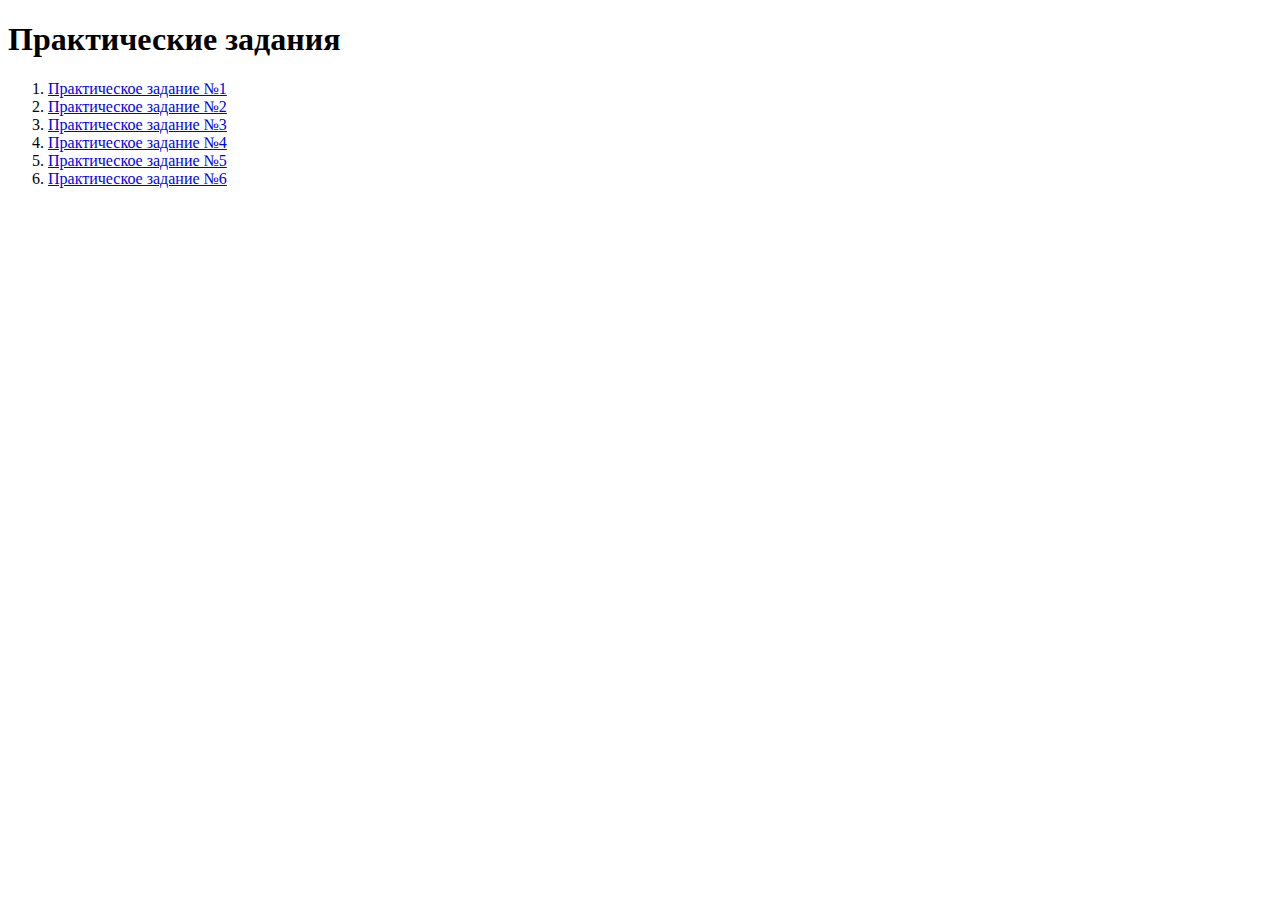
<file: index.html>
<!DOCTYPE html>
<html lang="en">
<head>
    <meta charset="UTF-8">
    <meta name="viewport" content="width=device-width, initial-scale=1.0">
    <title>Практическое задание</title>
</head>
<body>
    <h1>Практические задания</h1>
    <ol>
        <li><a href="task1.html">Практическое задание №1</a></li>
        <li> <a href="task2.html">Практическое задание №2</a></li>
        <li> <a href="task3.html">Практическое задание №3</a></li>
        <li> <a href="task4.html">Практическое задание №4</a></li>
        <li><a href="task5.html">Практическое задание №5</a></li>
        <li><a href="task6.html">Практическое задание №6</a></li>
    </ol>
    

</body>
</html>
</file>
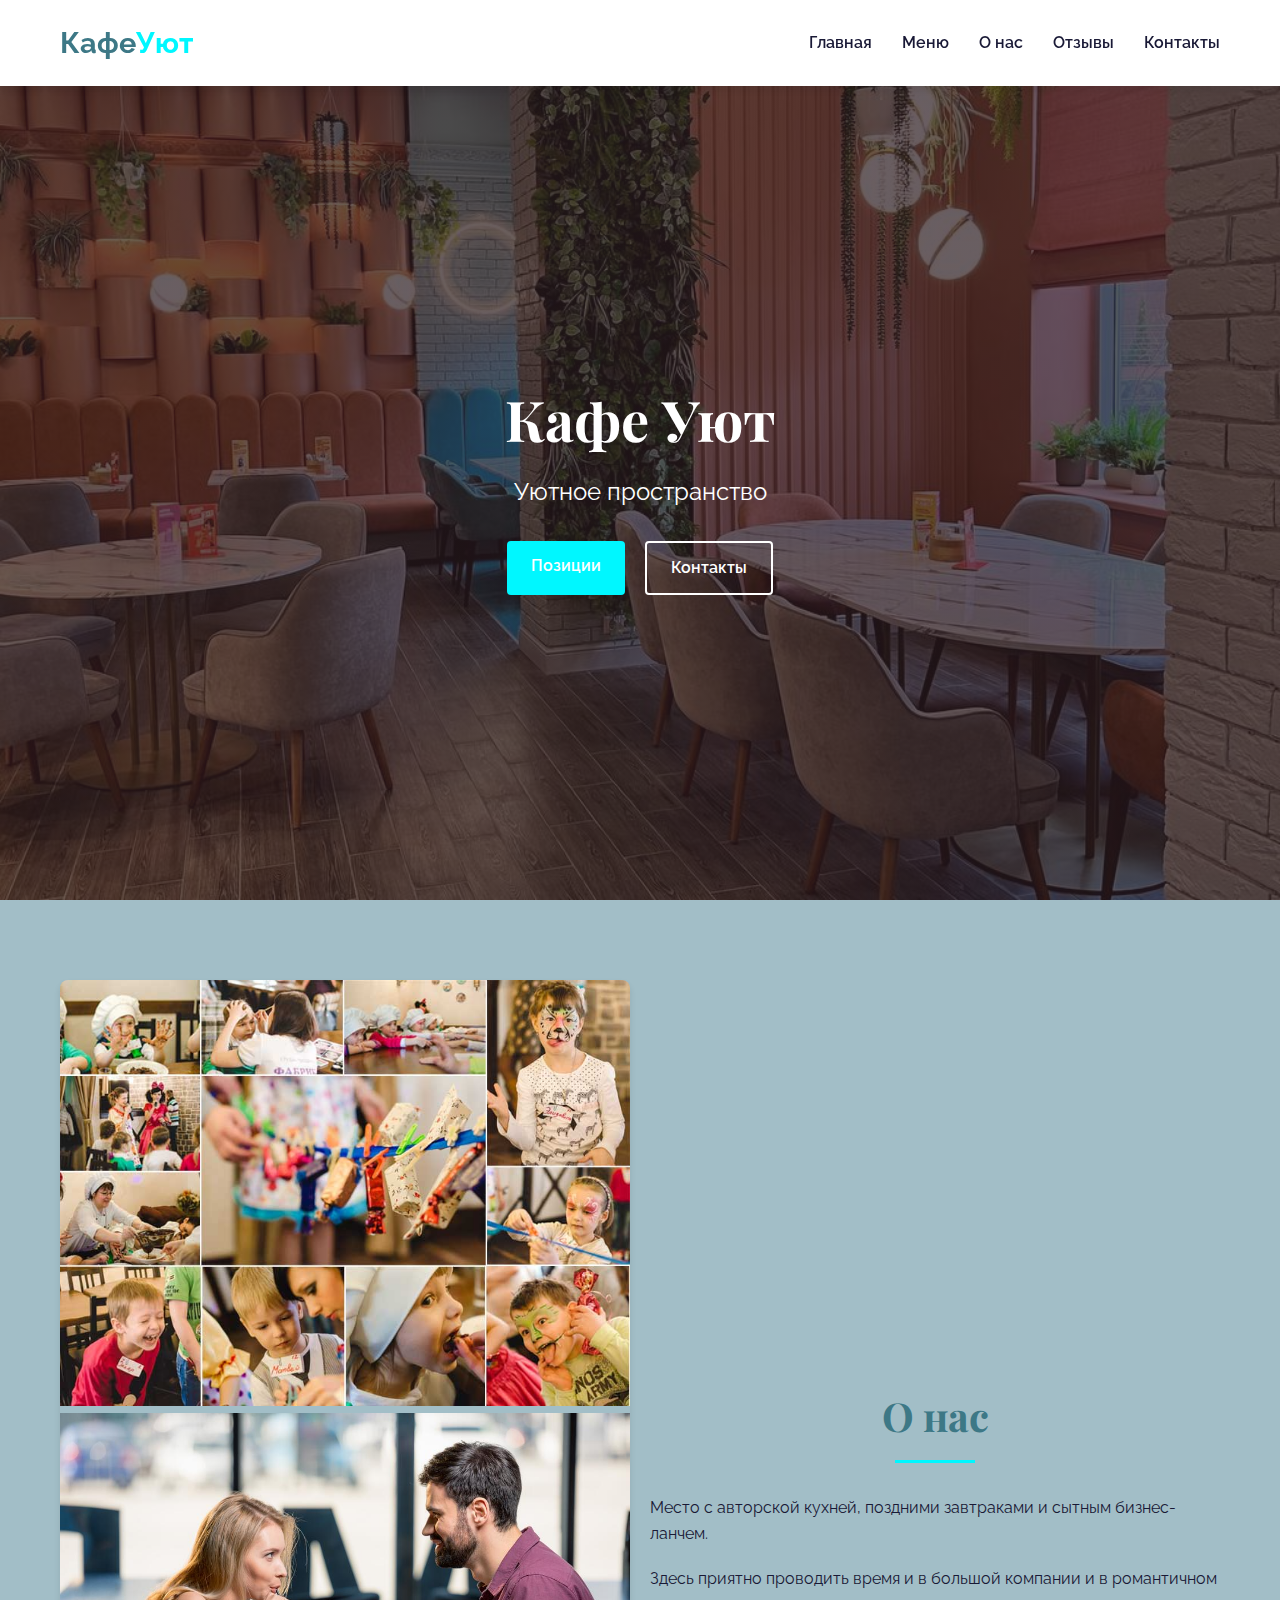
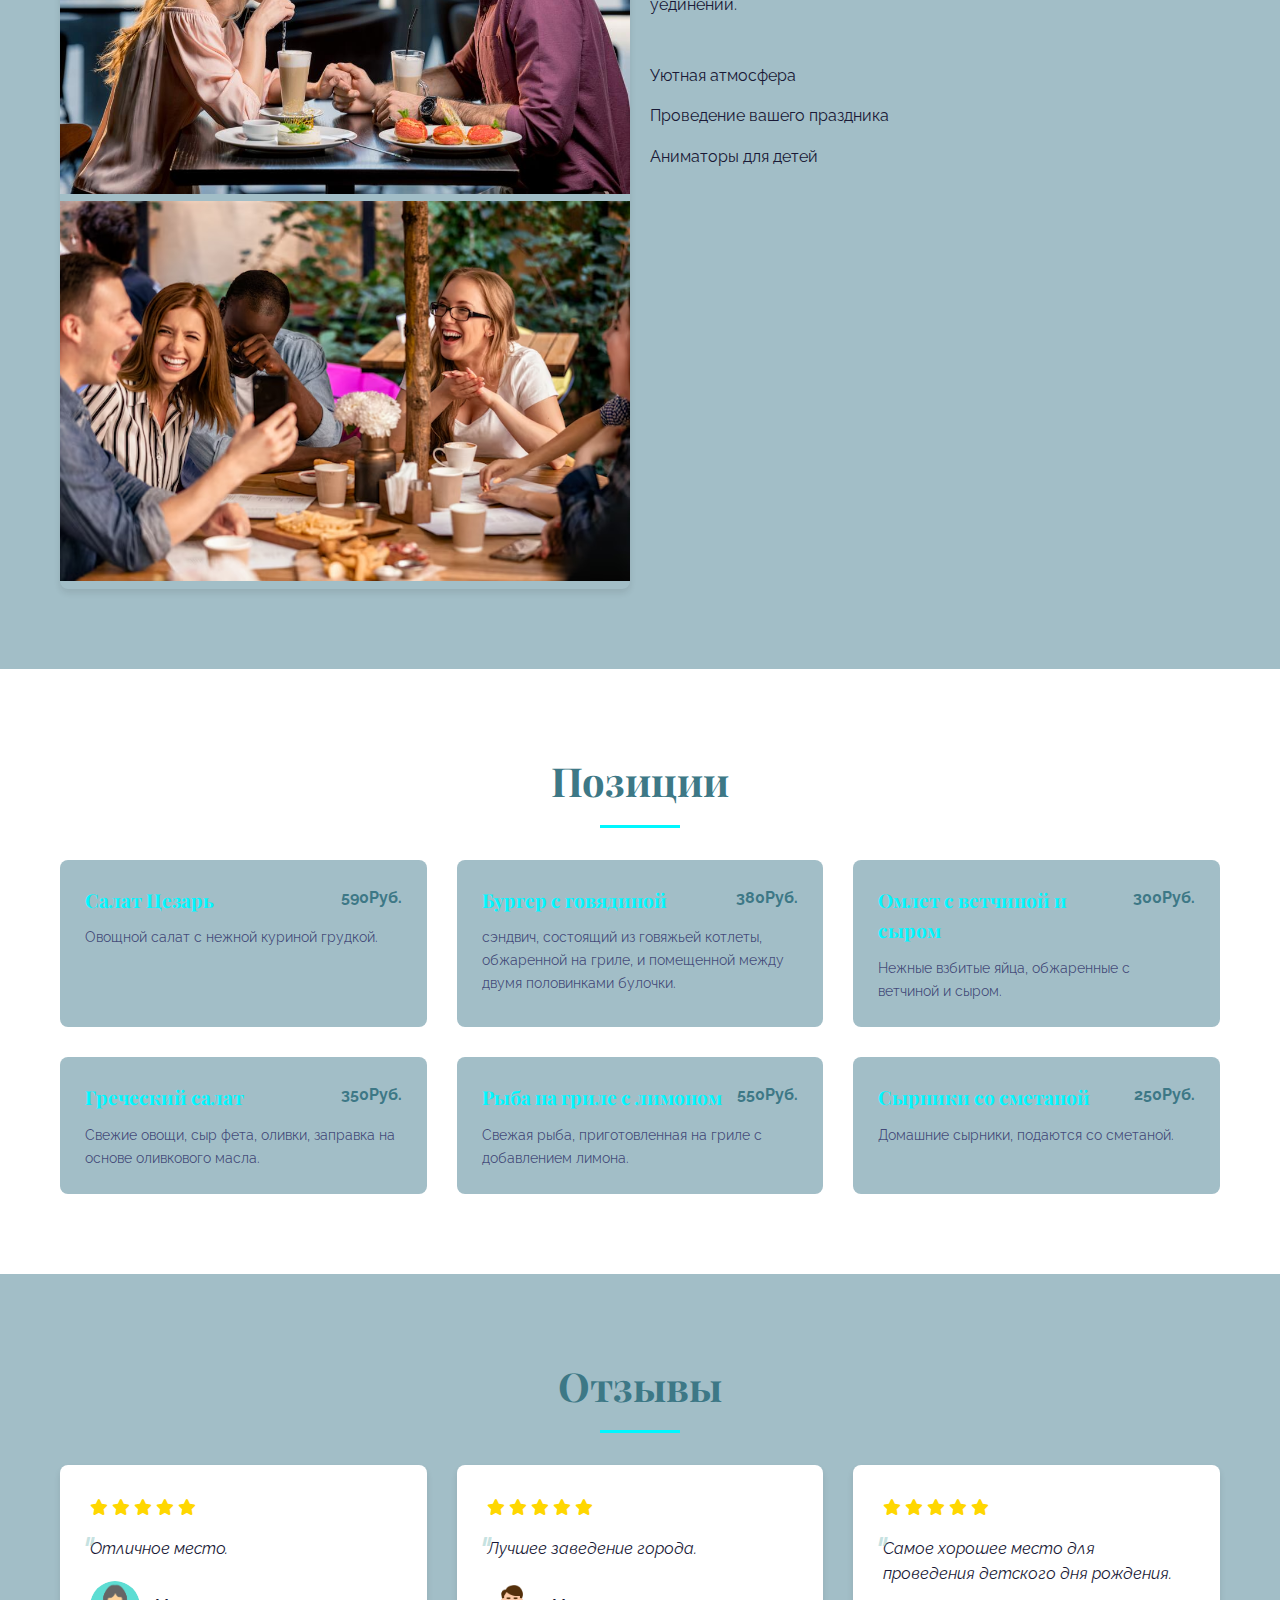
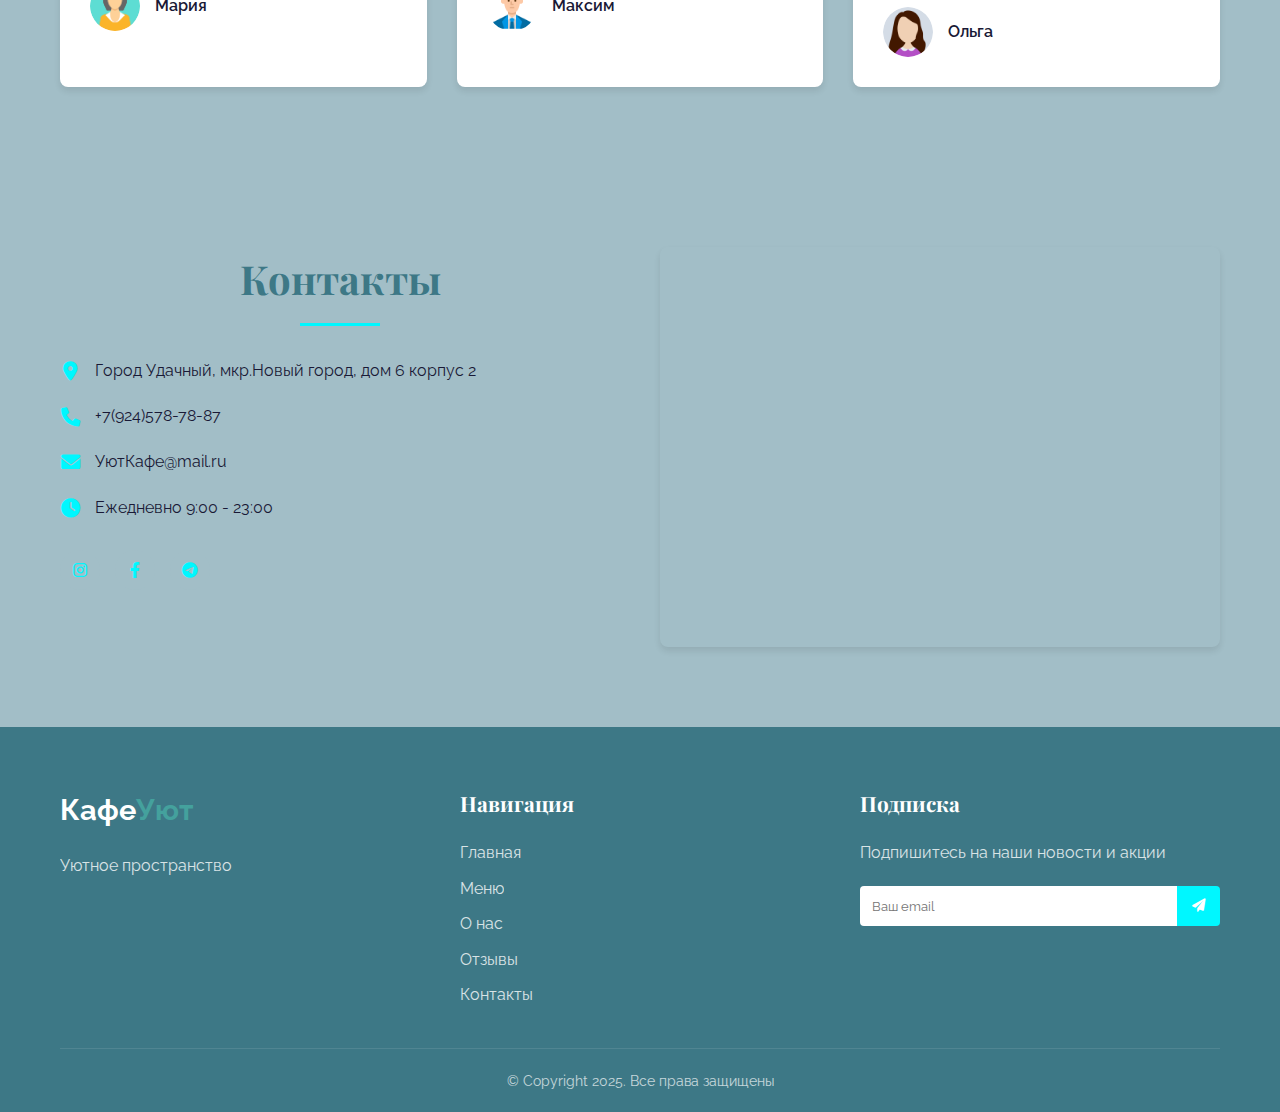
<file: Итоговая работа/index.html>
<!DOCTYPE html>
<html lang="ru">

<head>
    <meta charset="UTF-8">
    <meta name="viewport" content="width=device-width, initial-scale=1.0">
    <title>УютКафе</title>

    <link
        href="https://fonts.googleapis.com/css2?family=Playfair+Display:wght@400;700&family=Raleway:wght@400;600&display=swap"
        rel="stylesheet">
    <link rel="stylesheet" href="https://cdnjs.cloudflare.com/ajax/libs/font-awesome/6.0.0-beta3/css/all.min.css">
    <link rel="stylesheet" href="css/reset.css">
    <link rel="stylesheet" href="css/styles.css">
</head>

<body>
    <header class="header">
        <div class="container">
            <div class="header__inner">
                <a href="#" class="logo">Кафе<span>Уют</span></a>
                <nav class="nav">
                    <ul class="nav__list">
                        <li class="nav__item"><a href="#" class="nav__link">Главная</a></li>
                        <li class="nav__item"><a href="#menu" class="nav__link">Меню</a></li>
                        <li class="nav__item"><a href="#about" class="nav__link">О нас</a></li>
                        <li class="nav__item"><a href="#reviews" class="nav__link">Отзывы</a></li>
                        <li class="nav__item"><a href="#contacts" class="nav__link">Контакты</a></li>
                    </ul>
                </nav>
                <button class="menu-toggle" aria-label="Меню">
                    <span class="menu-toggle__line"></span>
                    <span class="menu-toggle__line"></span>
                    <span class="menu-toggle__line"></span>
                </button>
            </div>
        </div>
    </header>

    <main class="main">
        
        <section class="hero">
            <div class="container">
                <h1 class="hero__title">Кафе Уют</h1>
                <p class="hero__subtitle">Уютное пространство</p>
                <div class="hero__buttons">
                    <a href="#menu" class="btn btn--primary">Позиции</a>
                    <a href="#contacts" class="btn btn--outline">Контакты</a>
                    
                </div>
            </div>
        </section>

        <section id="about" class="about">
            <div class="container">
                <div class="about__inner">
                    <div class="about__image">
                        <img src="images/img2.jpg" alt="">
                        <img src="images/img3.jpg" alt="">
                        <img src="images/img4.avif" alt="">



                    </div>
                    <div class="about__content">
                        <h2 class="section-title">О нас</h2>
                        <p class="about__text">Место с авторской кухней, поздними завтраками и сытным бизнес-ланчем.</p>
                        <p class="about__text">Здесь приятно проводить время и в большой компании и в романтичном уединении.</p>
                        <ul class="about__features">
                            <li class="feature-item">
                                <span></span>
                            </li>
                            <li class="feature-item">
                                <span>Уютная атмосфера</span>
                            </li>
                            <li class="feature-item">
                                <span>Проведение вашего праздника</span>
                            </li>
                            <li class="feature-item">
                                <span>Аниматоры для детей</span>
                            </li>
                        </ul>
                    </div>
                </div>
            </div>
        </section>


        <section id="menu" class="menu">
            <div class="container">
                <h2 class="section-title">Позиции</h2>
                <div class="menu__content active" id="menu">
                    <div class="menu__grid">
                        <div class="menu-item">
                            <div class="menu-item__header">
                                <h3 class="menu-item__title">Салат Цезарь</h3>
                                <span class="menu-item__price">590Руб.</span>
                            </div>
                            <p class="menu-item__description">Овощной салат с нежной куриной грудкой.</p>
                        </div>
                        <div class="menu-item">
                            <div class="menu-item__header">
                                <h3 class="menu-item__title">Бургер с говядиной</h3>
                                <span class="menu-item__price">380Руб.</span>
                            </div>
                            <p class="menu-item__description">сэндвич, состоящий из говяжьей котлеты, обжаренной на гриле, и помещенной между двумя половинками булочки.</p>
                        </div>
                        <div class="menu-item">
                            <div class="menu-item__header">
                                <h3 class="menu-item__title">Омлет с ветчиной и сыром</h3>
                                <span class="menu-item__price">300Руб.</span>
                            </div>
                            <p class="menu-item__description">Нежные взбитые яйца, обжаренные с ветчиной и сыром.</p>
                        </div>
                        <div class="menu-item">
                            <div class="menu-item__header">
                                <h3 class="menu-item__title">Греческий салат</h3>
                                <span class="menu-item__price">350Руб.</span>
                            </div>
                            <p class="menu-item__description">Свежие овощи, сыр фета, оливки, заправка на основе оливкового масла.</p>
                        </div>
                        <div class="menu-item">
                            <div class="menu-item__header">
                                <h3 class="menu-item__title">Рыба на гриле с лимоном</h3>
                                <span class="menu-item__price">550Руб.</span>
                            </div>
                            <p class="menu-item__description">Свежая рыба, приготовленная на гриле с добавлением лимона.</p>
                        </div>
                        <div class="menu-item">
                            <div class="menu-item__header">
                                <h3 class="menu-item__title">Сырники со сметаной</h3>
                                <span class="menu-item__price">250Руб.</span>
                            </div>
                            <p class="menu-item__description">Домашние сырники, подаются со сметаной.</p>
                        </div>
                    </div>
                </div>

            </div>
        </section>

        <section id="reviews" class="reviews">
            <div class="container">
                <h2 class="section-title">Отзывы</h2>
                <div class="reviews__slider">
                    <div class="review">
                        <div class="review__rating">
                            <i class="fas fa-star"></i>
                            <i class="fas fa-star"></i>
                            <i class="fas fa-star"></i>
                            <i class="fas fa-star"></i>
                            <i class="fas fa-star"></i>
                        </div>
                        <p class="review__text">Отличное место.</p>
                        <div class="review__author">
                            <img src="images/ж2.png" alt=""
                                class="review__photo">
                            <span class="review__name">Мария</span>
                        </div>
                    </div>
                    <div class="review">
                        <div class="review__rating">
                            <i class="fas fa-star"></i>
                            <i class="fas fa-star"></i>
                            <i class="fas fa-star"></i>
                            <i class="fas fa-star"></i>
                            <i class="fas fa-star"></i>
                        </div>
                        <p class="review__text">Лучшее заведение города.</p>
                        <div class="review__author">
                            <img src="images/м.png" alt=""
                                class="review__photo">
                            <span class="review__name">Максим</span>
                        </div>
                    </div>
                    <div class="review">
                        <div class="review__rating">
                            <i class="fas fa-star"></i>
                            <i class="fas fa-star"></i>
                            <i class="fas fa-star"></i>
                            <i class="fas fa-star"></i>
                            <i class="fas fa-star"></i>
                        </div>
                        <p class="review__text">Самое хорошее место для проведения детского дня рождения.</p>
                        <div class="review__author">
                            <img src="images/ж.png" alt=""
                                class="review__photo">
                            <span class="review__name">Ольга</span>
                        </div>
                    </div>
                </div>
            </div>
        </section>

        <section id="contacts" class="contacts">
            <div class="container">
                <div class="contacts__inner">
                    <div class="contacts__info">
                        <h2 class="section-title">Контакты</h2>
                        <div class="contact-item">
                            <i class="fas fa-map-marker-alt contact-icon"></i>
                            <span>Город Удачный, мкр.Новый город, дом 6 корпус 2</span>
                        </div>
                        <div class="contact-item">
                            <i class="fas fa-phone contact-icon"></i>
                            <span>+7(924)578-78-87</span>
                        </div>
                        <div class="contact-item">
                            <i class="fas fa-envelope contact-icon"></i>
                            <span>УютКафе@mail.ru</span>
                        </div>
                        <div class="contact-item">
                            <i class="fas fa-clock contact-icon"></i>
                            <span>Ежедневно 9:00 - 23:00</span>
                        </div>
                        <div class="social-links">
                            <a href="#" class="social-link" aria-label="Instagram"><i class="fab fa-instagram"></i></a>
                            <a href="#" class="social-link" aria-label="Facebook"><i class="fab fa-facebook-f"></i></a>
                            <a href="#" class="social-link" aria-label="Telegram"><i
                                    class="fab fa-telegram-plane"></i></a>
                        </div>
                    </div>
                    <div class="contacts__map">
                        <iframe src="https://www.google.com/maps/embed?pb=!1m18!1m12!1m3!1d1596.605542788731!2d112.24567967700283!3d66.41119442546206!2m3!1f0!2f0!3f0!3m2!1i1024!2i768!4f13.1!3m3!1m2!1s0x5b7e653daf0966af%3A0xa612f902282cc4d0!2zNiDQutC-0YDQv9GD0YEgMiwg0KPQtNCw0YfQvdGL0LksINCg0LXRgdC_LiDQodCw0YXQsCAo0K_QutGD0YLQuNGPKSwgNjc4MTg4!5e0!3m2!1sru!2sru!4v1752468151005!5m2!1sru!2sru" width="600" height="450" style="border:0;" allowfullscreen="" loading="lazy" referrerpolicy="no-referrer-when-downgrade"></iframe>
                    </div>
                </div>
            </div>
        </section>
    </main>

    <footer class="footer">
        <div class="container">
            <div class="footer__inner">
                <div class="footer__logo">
                    <a href="#" class="logo">Кафе<span>Уют</span></a>
                    <p class="footer__text">Уютное пространство</p>
                </div>
                <div class="footer__nav">
                    <h3 class="footer__title">Навигация</h3>
                    <ul class="footer__list">
                        <li><a href="#" class="footer__link">Главная</a></li>
                        <li><a href="#menu" class="footer__link">Меню</a></li>
                        <li><a href="#about" class="footer__link">О нас</a></li>
                        <li><a href="#reviews" class="footer__link">Отзывы</a></li>
                        <li><a href="#contacts" class="footer__link">Контакты</a></li>
                    </ul>
                </div>
                <div class="footer__subscribe">
                    <h3 class="footer__title">Подписка</h3>
                    <p class="footer__text">Подпишитесь на наши новости и акции</p>
                    <form class="subscribe-form">
                        <input type="email" placeholder="Ваш email" class="subscribe-input">
                        <button type="submit" class="subscribe-btn"><i class="fas fa-paper-plane"></i></button>
                    </form>
                </div>
            </div>
            <div class="footer__bottom">
                <p class="footer__copyright">© Copyright 2025. Все права защищены</p>
            </div>
        </div>
    </footer>


</body>

</html>
</file>
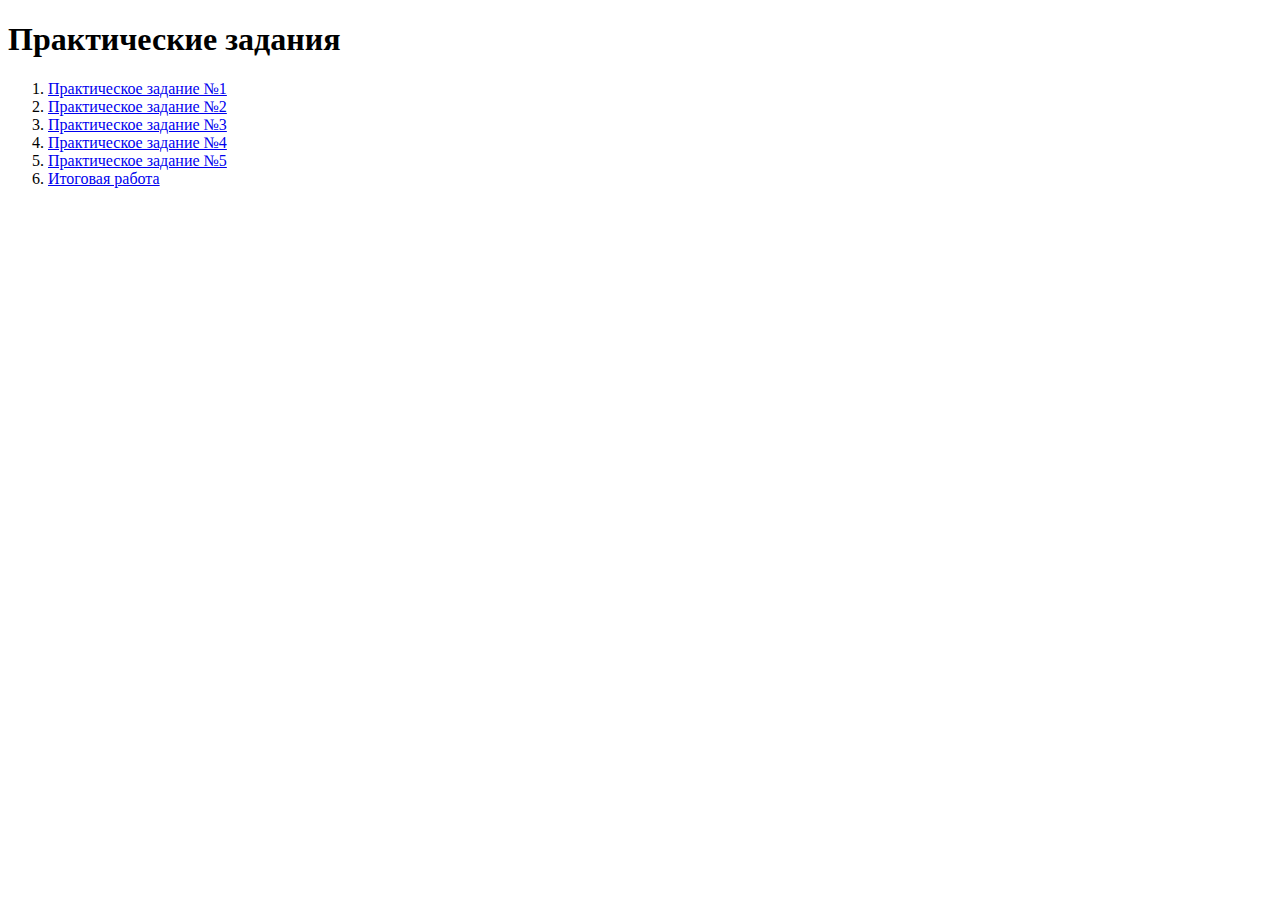
<file: Практическое задание/index.html>
<!DOCTYPE html>
<html lang="en">
<head>
    <meta charset="UTF-8">
    <meta name="viewport" content="width=device-width, initial-scale=1.0">
    <title>Практическое задание</title>
</head>
<body>
    <h1>Практические задания</h1>
    <ol>
        <li><a href="task1.html">Практическое задание №1</a></li>
        <li> <a href="task2.html">Практическое задание №2</a></li>
        <li> <a href="task3.html">Практическое задание №3</a></li>
        <li> <a href="task4.html">Практическое задание №4</a></li>
        <li><a href="task5.html">Практическое задание №5</a></li>
        <li><a href="Итоговая-работа/index.html">Итоговая работа</li>
    </ol>
    

</body>
</html>
</file>
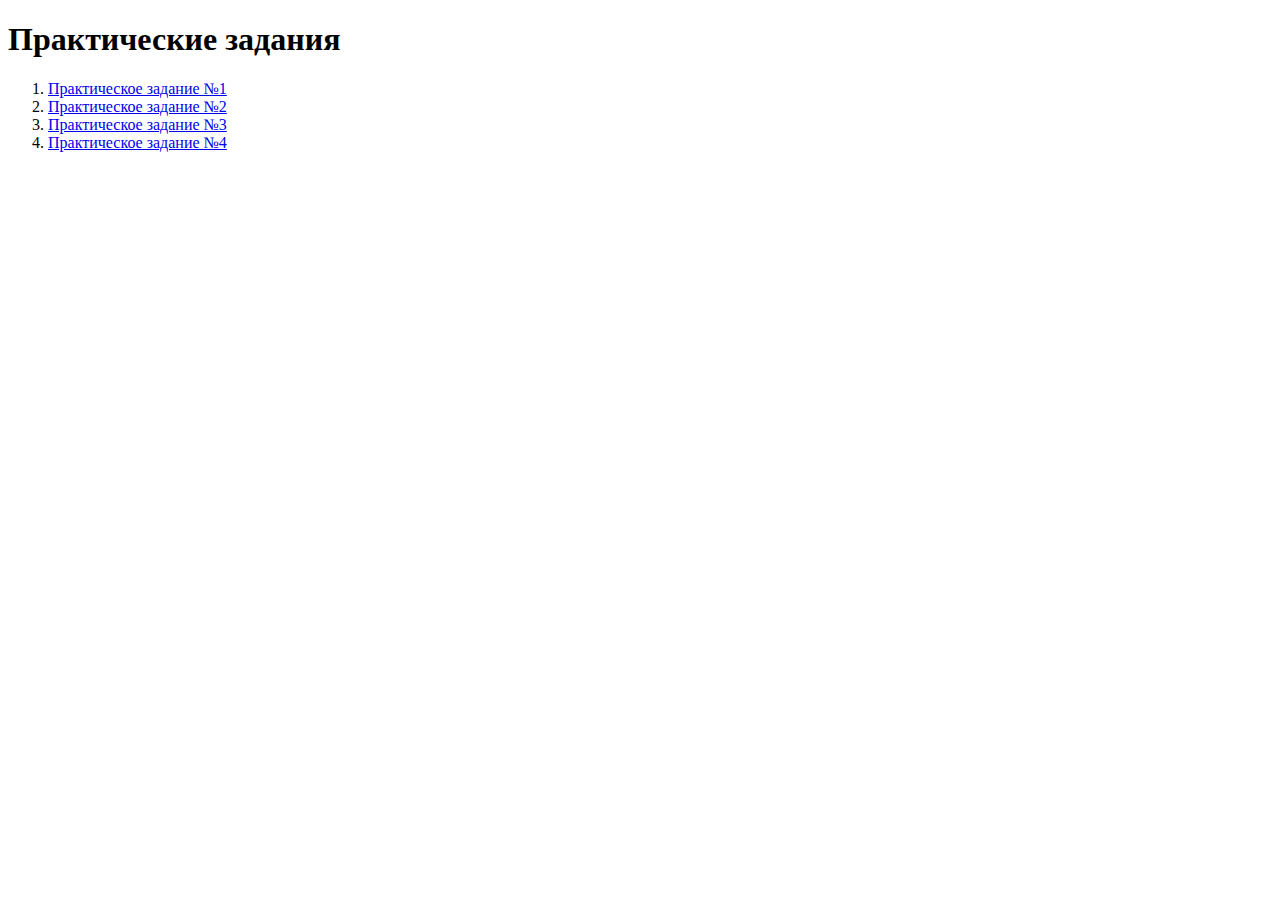
<file: Практическое задание/Практическое задание/index.html>
<!DOCTYPE html>
<html lang="en">
<head>
    <meta charset="UTF-8">
    <meta name="viewport" content="width=device-width, initial-scale=1.0">
    <title>Практическое задание</title>
</head>
<body>
    <h1>Практические задания</h1>
    <ol>
        <li><a href="task1.html">Практическое задание №1</a></li>
        <li> <a href="task2.html">Практическое задание №2</a></li>
        <li> <a href="task3.html">Практическое задание №3</a></li>
        <li> <a href="task4.html">Практическое задание №4</a></li>
    </ol>
    

</body>
</html>
</file>
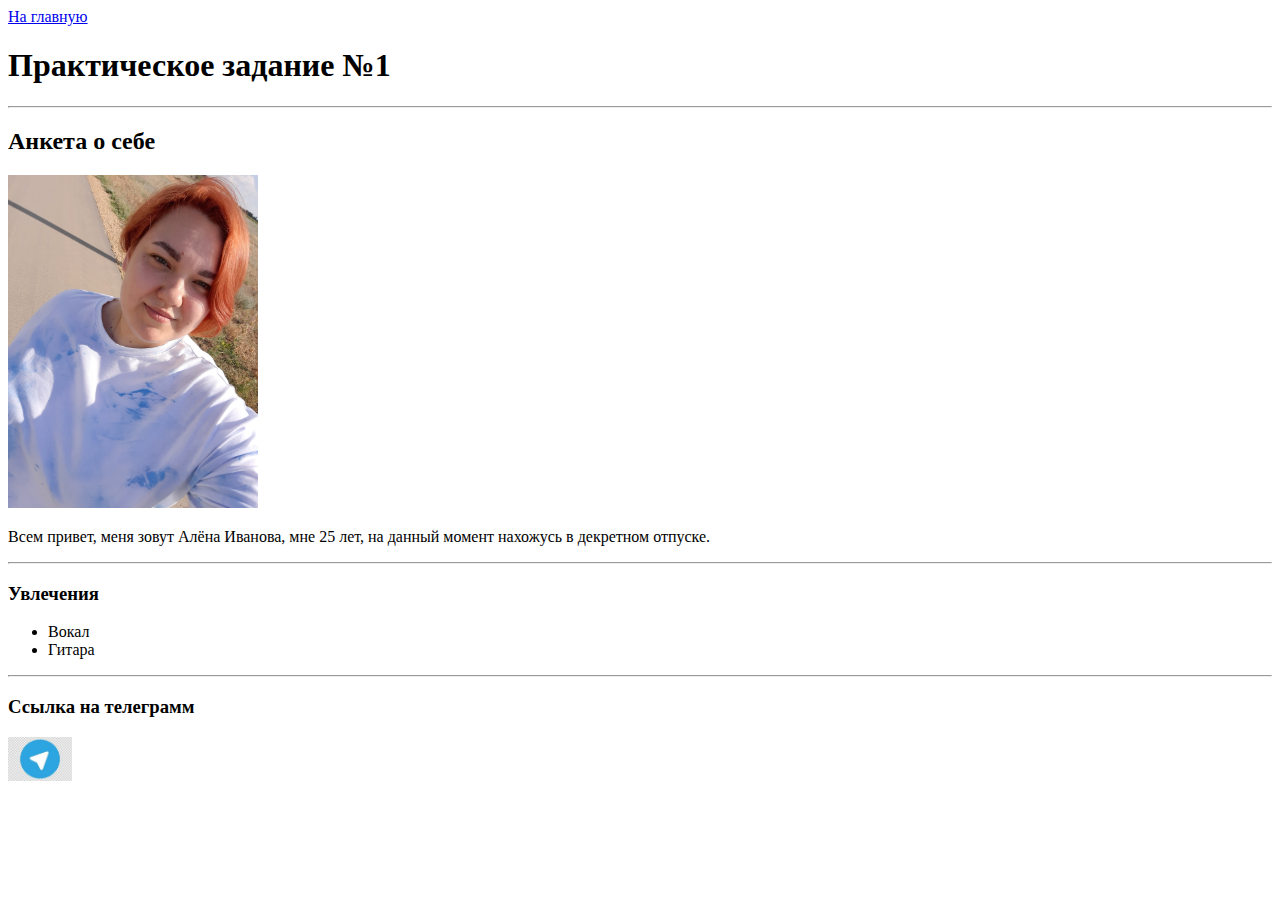
<file: task1.html>
<!DOCTYPE html>
<html lang="en">
<head>
    <meta charset="UTF-8">
    <meta name="viewport" content="width=device-width, initial-scale=1.0">
    <title>Практическое задание</title>
</head>
<body>
    <a href="index.html">На главную</a>
    <h1>Практическое задание №1</h1>
    <hr>
    <h2>Анкета о себе</h2>
    <img width="250" src="20240614_162326.jpg" alt="Изображение человека">
    <p>Всем привет, меня зовут Алёна Иванова, мне 25 лет, на данный момент нахожусь в декретном отпуске.</p>
<hr>
<h3>Увлечения</h3>
<ul>
    <li>Вокал</li>
    <li>Гитара</li>
</ul>
<hr>
<h3>Ссылка на телеграмм</h3>
<a href="https://t.me/Alyonahe">
    <img width="64" src="images.jpg" alt="Ссылка на телеграмм">
</a>



</body
</html>
</file>
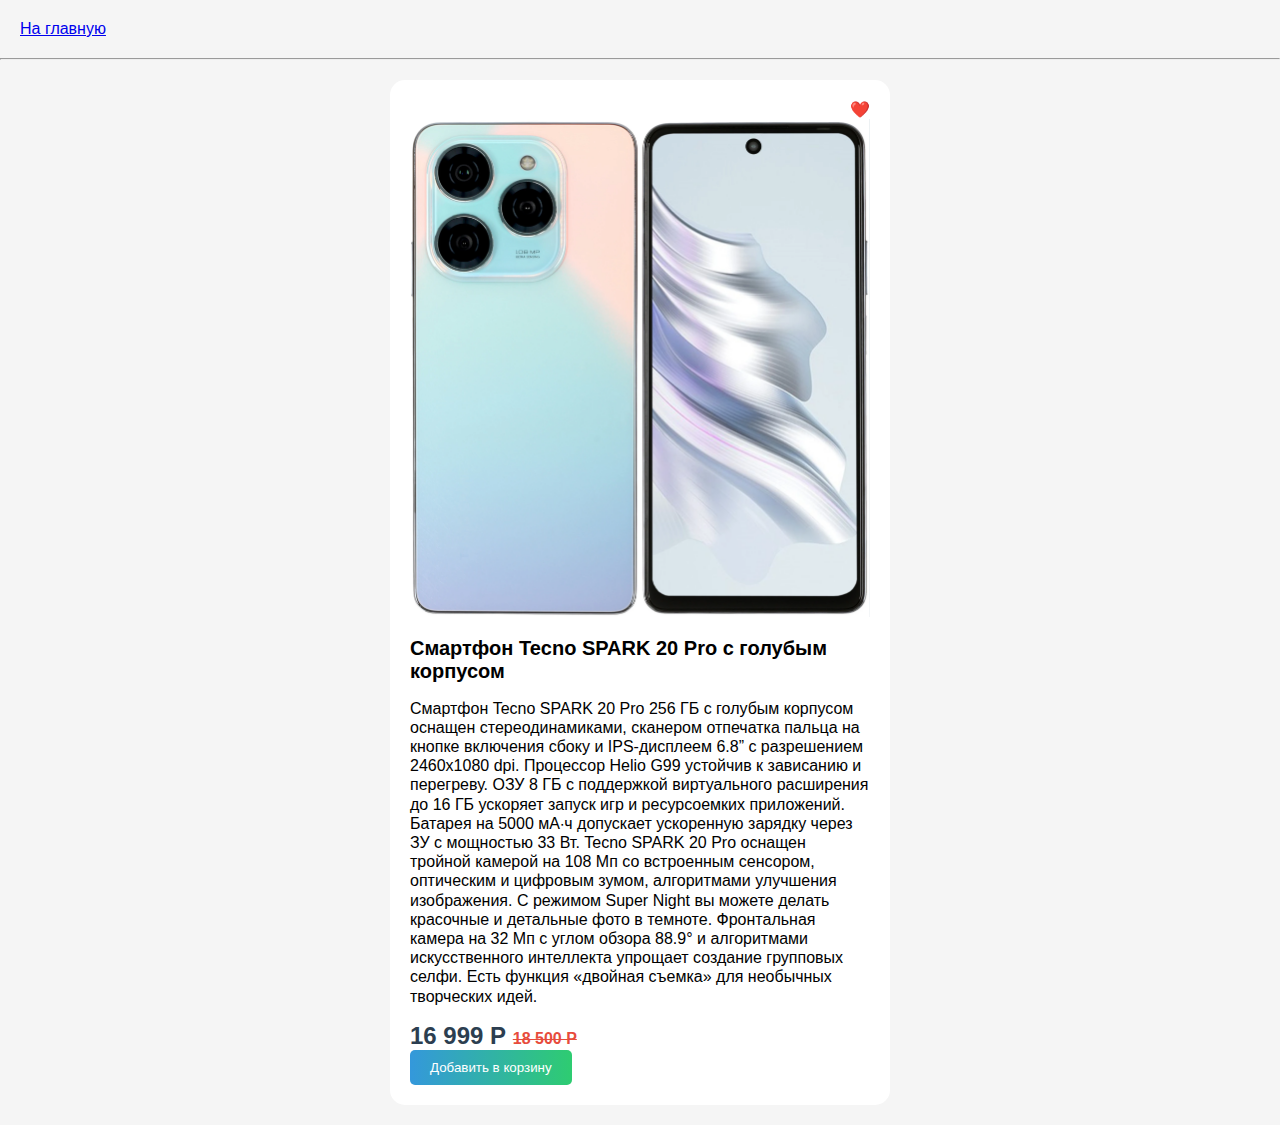
<file: task2.html>
<!DOCTYPE html>
<html lang="en">
<head>
    <meta charset="UTF-8">
    <meta name="viewport" content="width=device-width, initial-scale=1.0">
    <title>Document</title>
    <link rel="stylesheet" href="task2.css">
</head>
<body>
    <a class="back-to-main" href="index.html">На главную</a>
<hr>

    <div class="card">
<p class="favorite"> <a href="#">❤️</a>
</p>
<img src="телефон.jpg" alt="">
<h3>Смартфон Tecno SPARK 20 Pro с голубым корпусом</h3>
<p class="info">Смартфон Tecno SPARK 20 Pro 256 ГБ с голубым корпусом оснащен стереодинамиками, сканером отпечатка пальца на кнопке включения сбоку и IPS-дисплеем 6.8” с разрешением 2460x1080 dpi. Процессор Helio G99 устойчив к зависанию и перегреву. ОЗУ 8 ГБ с поддержкой виртуального расширения до 16 ГБ ускоряет запуск игр и ресурсоемких приложений. Батарея на 5000 мА∙ч допускает ускоренную зарядку через ЗУ с мощностью 33 Вт.
Tecno SPARK 20 Pro оснащен тройной камерой на 108 Мп со встроенным сенсором, оптическим и цифровым зумом, алгоритмами улучшения изображения. С режимом Super Night вы можете делать красочные и детальные фото в темноте. Фронтальная камера на 32 Мп с углом обзора 88.9° и алгоритмами искусственного интеллекта упрощает создание групповых селфи. Есть функция «двойная съемка» для необычных творческих идей.</p>
<p class="price">16 999 Р <span class="old-price">18 500 Р</span></p>
<button>Добавить в корзину</button>




    </div>



 



</body>
</html>
</file>
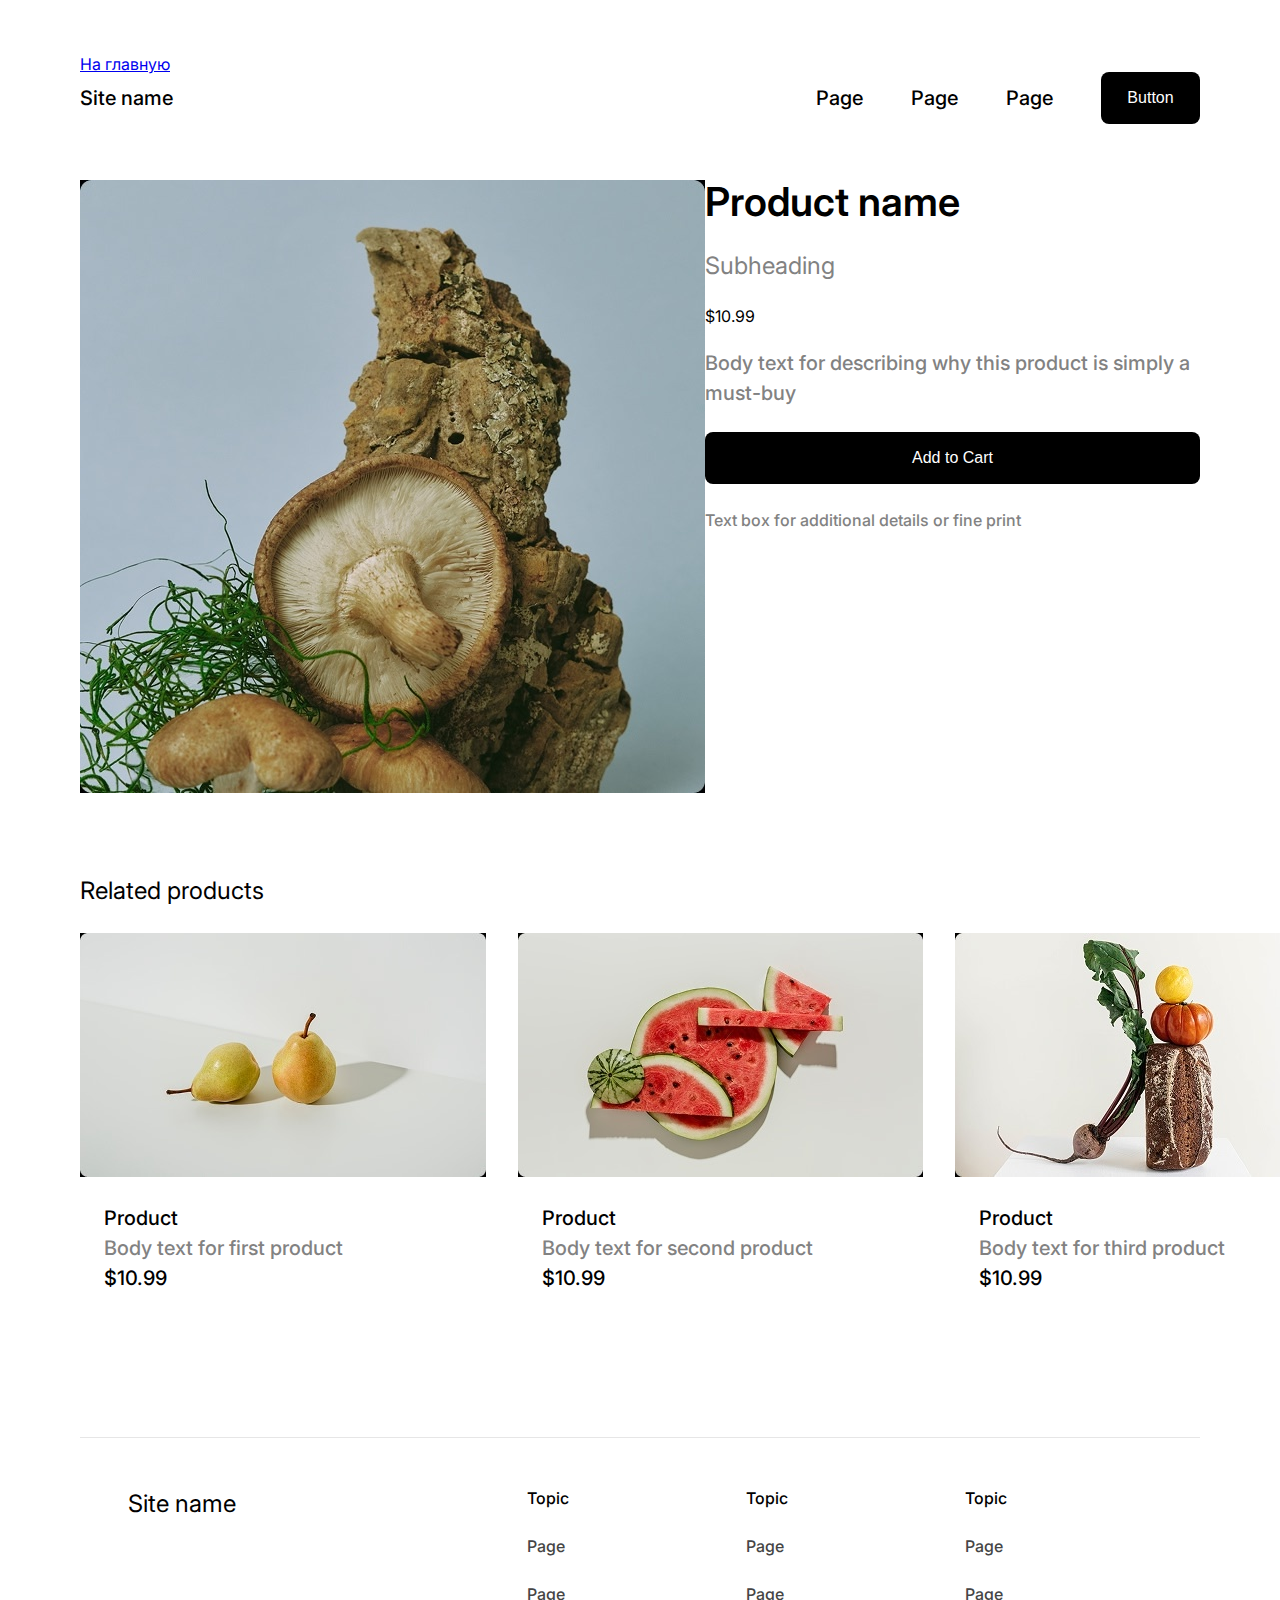
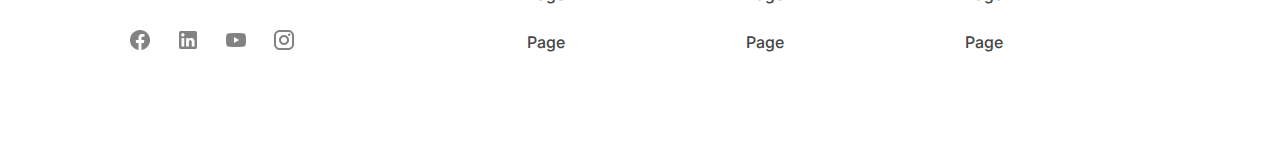
<file: task3.html>
<!DOCTYPE html>
<html lang="en">
<head>
    <meta charset="UTF-8">
    <meta name="viewport" content="width=device-width, initial-scale=1.0">
    <title>Document</title>

    <link rel="stylesheet" href="css/reset.css">
    <link rel="stylesheet" href="css/task3.css">
</head>
<a class="back-to-main" href="index.html">На главную</a>
<body>
    <header>
<a class="logo" href="#"> 
    Site name
</a>
<nav>
    <a href="#">Page</a>
    <a href="#">Page</a>
    <a href="#">Page</a>
    <button>Button</button>
</nav>
    </header>
    
    <main>
        <section class="hero-product">
            <img src="images/hero.jpg" alt="">
            <div class="hero-product-description">
                <h1>Product name</h1>
                <h2>Subheading</h2>
                <p class="hero-product-description-price">$10.99</p>
                <p class="hero-product-about">Body text for describing why this product is simply a must-buy</p>
                <button>Add to Cart</button>
                <p class="hero-product-additional-details">Text box for additional details or fine print</p>
            </div>
        </section>

        <section class="products">
            <h2>Related products</h2>
            <div class="product-cards">
                <figure class="product-card">
                    <img src="images/card-1.jpg" alt="">
                    <figcaption>
                        <h3>Product</h3>
                        <p class="product-card-about">Body text for first product</p>
                        <p class="product-card-price">$10.99</p>
                    </figcaption>
                </figure>

<figure class="product-card">
                    <img src="images/card-2.jpg" alt="">
                    <figcaption>
                        <h3>Product</h3>
                        <p class="product-card-about">Body text for second product</p>
                        <p class="product-card-price">$10.99</p>
                    </figcaption>
                </figure>

<figure class="product-card">
                    <img src="images/card-3.jpg" alt="">
                    <figcaption>
                        <h3>Product</h3>
                        <p class="product-card-about">Body text for third product</p>
                        <p class="product-card-price">$10.99</p>
                    </figcaption>
                </figure>
            </div>

        </section>
    </main>
    
    <footer>
        <div class="footer-info">
            <h2>Site name</h2>
            <div class="social-media">
                <a href="#"><img src="images/Icon.png" alt=""></a>
                <a href="#"><img src="images/Icon-1.png" alt=""></a>
                <a href="#"><img src="images/Icon-2.png" alt=""></a>
                <a href="#"><img src="images/Icon-3.png" alt=""></a>
            </div>
        </div>

        <div class="footer-links">
            <ul class="footer-links-list">
                <h3>Topic</h3>
                <li><a href="#">Page</a></li>
                <li><a href="#">Page</a></li>
                <li><a href="#">Page</a></li>
            </ul>
            <ul class="footer-links-list">
                <h3>Topic</h3>
                <li><a href="#">Page</a></li>
                <li><a href="#">Page</a></li>
                <li><a href="#">Page</a></li>
            </ul>
            <ul class="footer-links-list">
                <h3>Topic</h3>
                <li><a href="#">Page</a></li>
                <li><a href="#">Page</a></li>
                <li><a href="#">Page</a></li>
            </ul>

        </div>




    </footer>

</body>


</html>
</file>
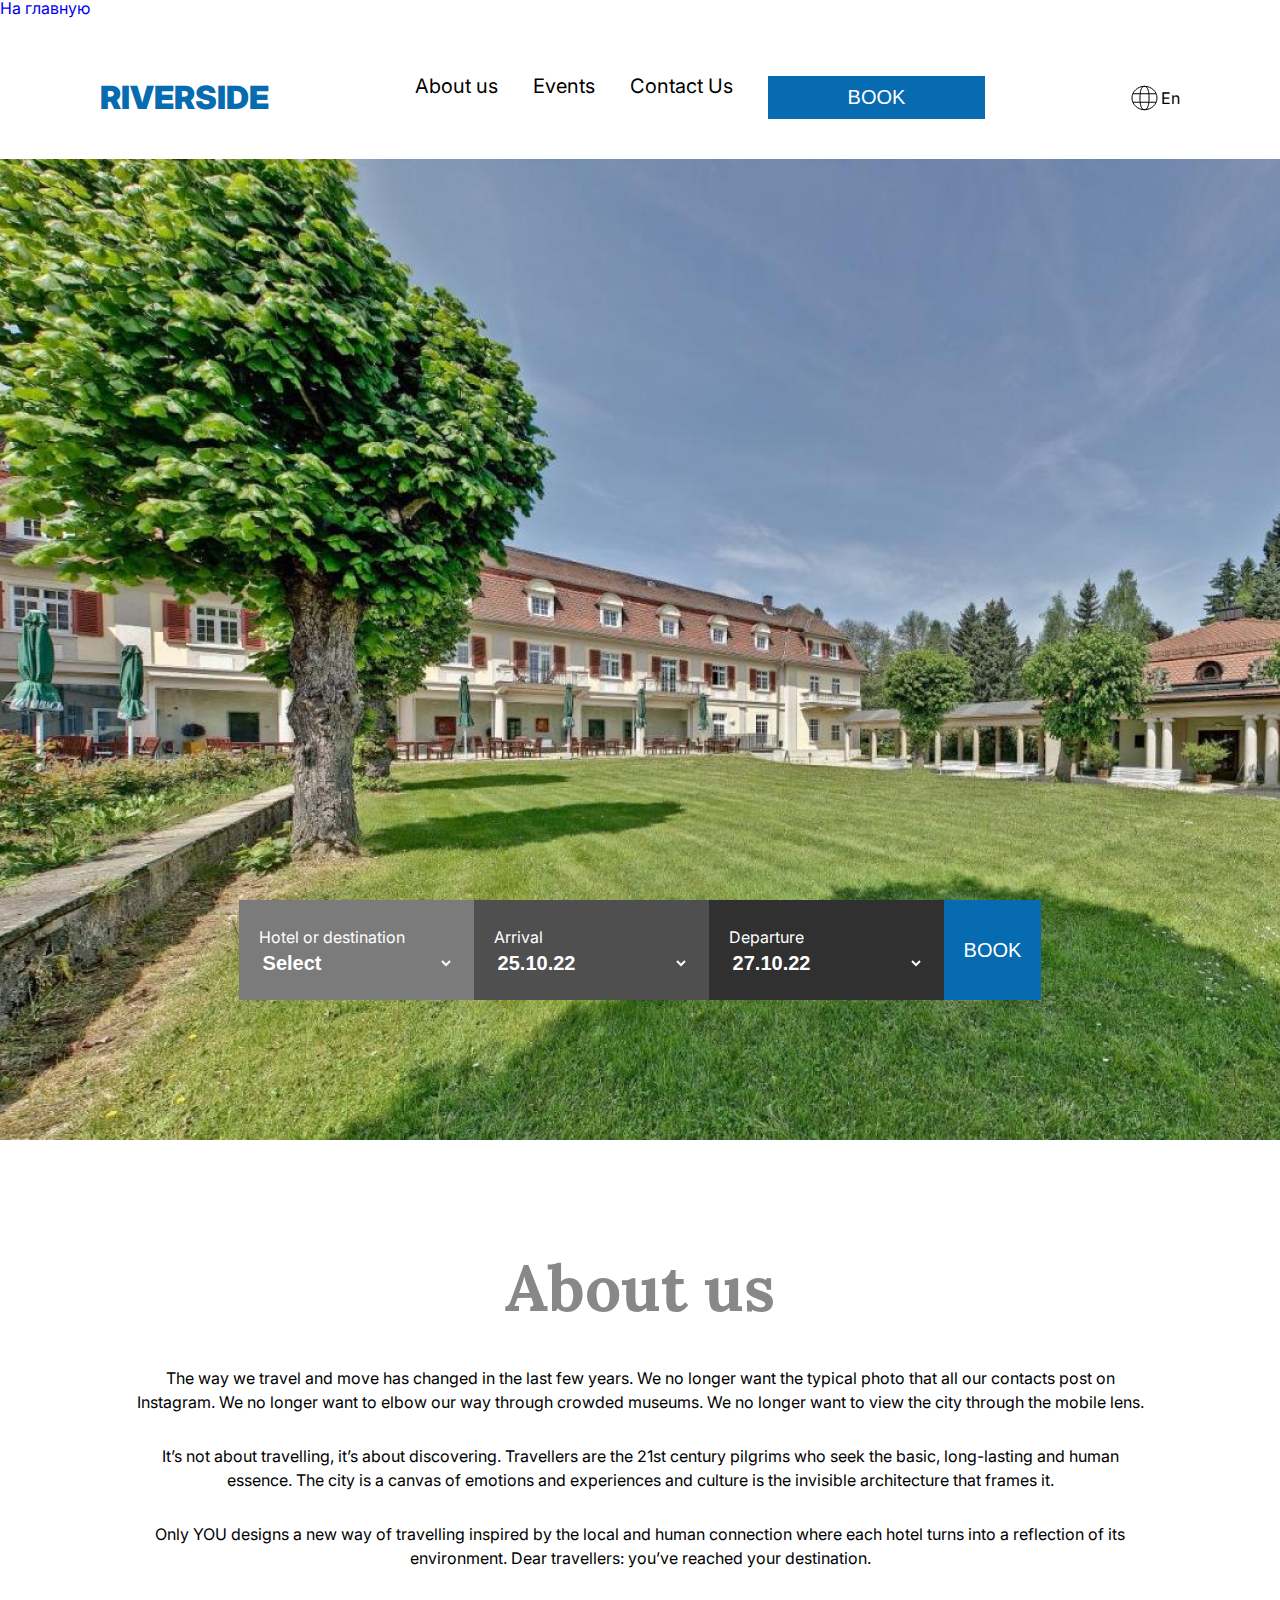
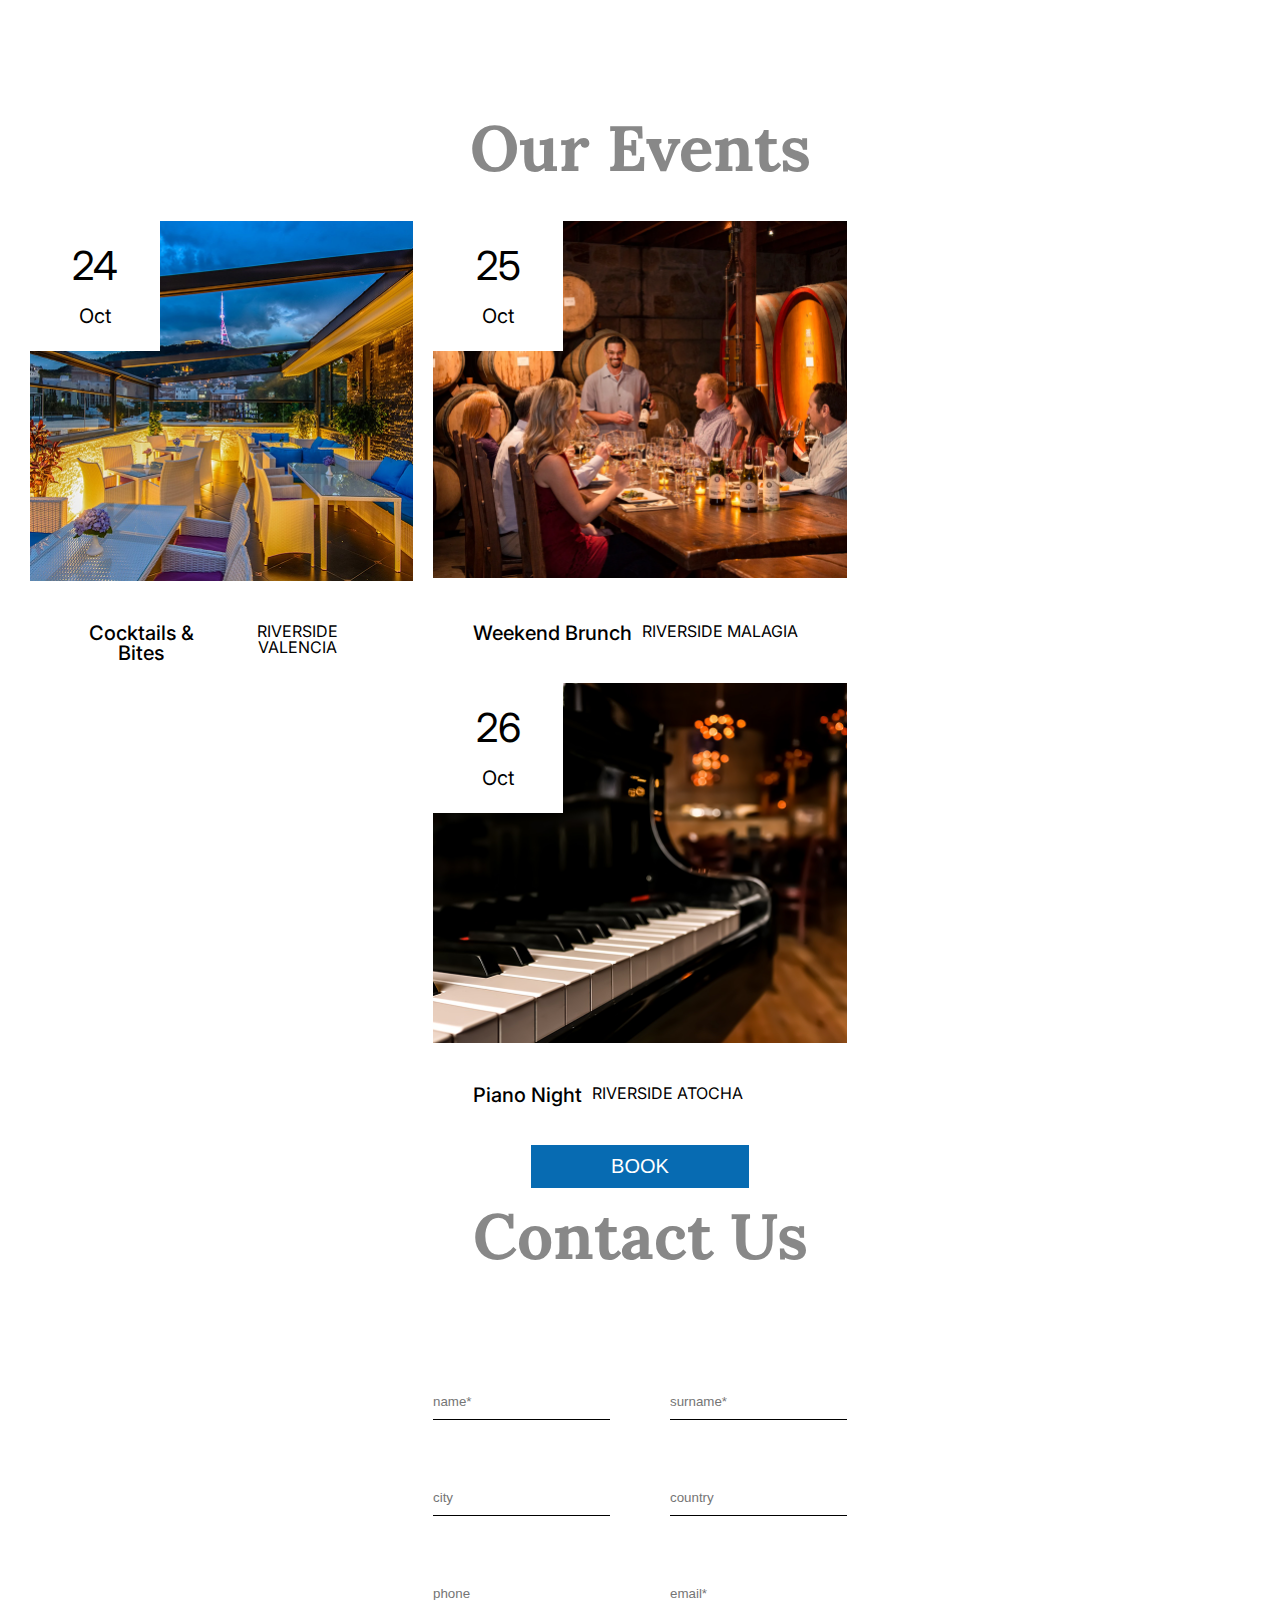
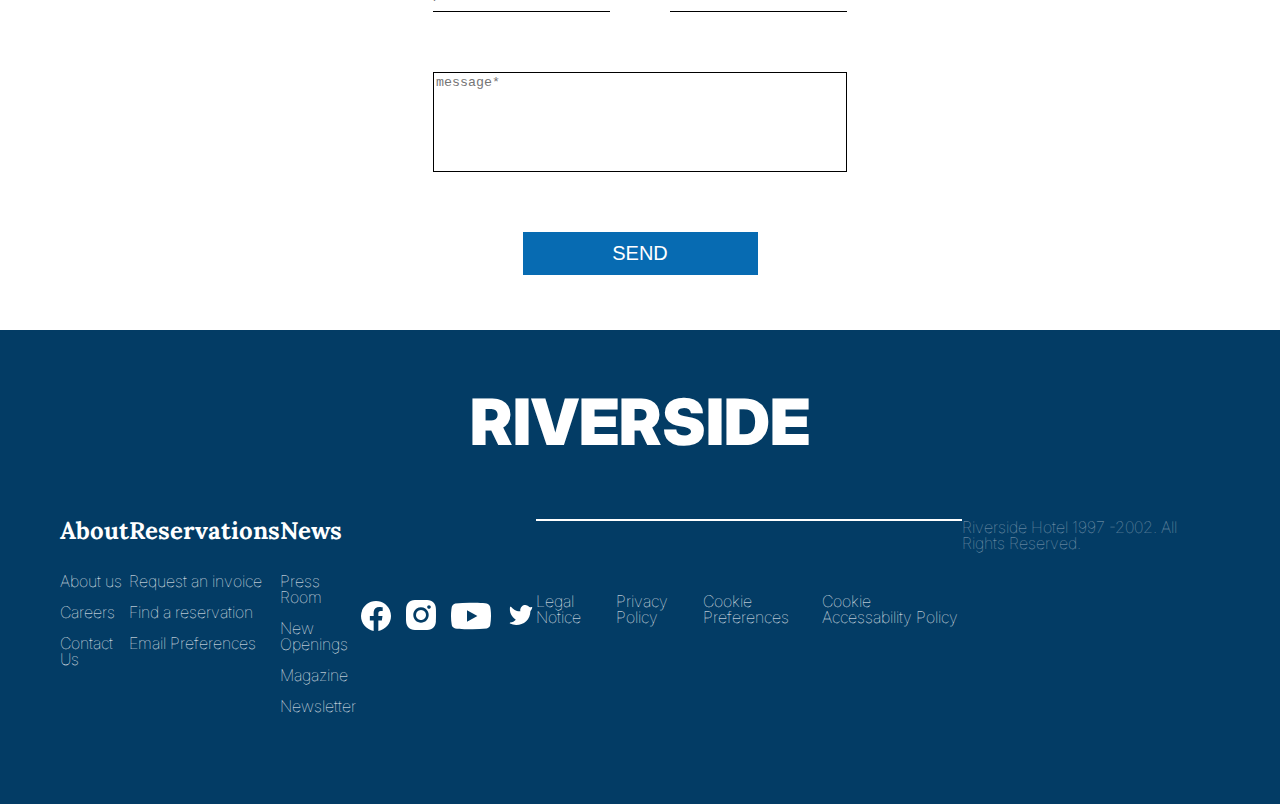
<file: task4.html>
<!DOCTYPE html>
<html lang="en">

<head>
    <meta charset="UTF-8">
    <meta name="viewport" content="width=device-width, initial-scale=1.0">
    <title>Document</title>
    <link rel="stylesheet" href="css/reset.css">
    <link rel="stylesheet" href="css/task4.css">
</head>
<a class="back-to-main" href="index.html">На главную</a>
<body>
    
    <header>

        <button class="burger-btn">
            <img src="images/icon/burger-menu.svg" alt="">
        </button>
        <a href="css/task4.css" class="logo"> 
            Riverside
        </a>
        <nav>
            <a href="#">About us</a>
            <a href="#">Events</a>
            <a href="#">Contact Us</a>
            <button>Book</button>
        </nav>

        <div class="lang">
            <img src="images/icon/lang.svg" alt="Логотип">
            <span>En</span>
        </div>
    </header>

    <main>
        <section class="hero">
            <div class="hero-choose">
                <h4>Hotel or destination</h4>
                <select name="" id="">
                    <option value="">Select</option>
                </select>
            </div>
            <div class="hero-choose">
                <h4>Arrival</h4>
                <select name="" id="">
                    <option value="">25.10.22</option>
                </select>
            </div>
            <div class="hero-choose">
                <h4>Departure</h4>
                <select name="" id="">
                    <option value="">27.10.22</option>
                </select>
            </div>
            <button>Book</button>


        </section>
   <section class="about-us">
    <h2 id="about-us">About us</h2>
    <p>The way we travel and move has changed in the last few years. We no longer want the typical photo that all our contacts post on Instagram. We no longer want to elbow our way through crowded museums. We no longer want to view the city through the mobile lens.</p>
    
    <p>It’s not about travelling, it’s about discovering. Travellers are the 21st century pilgrims who seek the basic, long-lasting and human essence. The city is a canvas of emotions and experiences and culture is the invisible architecture that frames it.</p>

    <p>Only YOU designs a new way of travelling inspired by the local and human connection where each hotel turns into a reflection of its environment. Dear travellers: you’ve reached your destination.</p>

   </section>

<section class="our-events">
    <h2 id="our-events">Our Events</h2>
    <div class="cards">
        <div class="card">
            <img src="images/card-1.1.png" alt="">
            <div class="card-body">
                <h4>Cocktails & Bites</h4>
                <p>Riverside Valencia</p>
            </div>
            <div class="card-date">
                <span class="card-date-day">24</span>
               <br> Oct
            </div>
        </div>

<div class="card">
            <img src="images/card-2.2.png" alt="">
            <div class="card-body">
                <h4>Weekend Brunch</h4>
                <p>Riverside Malagia</p>
            </div>
            <div class="card-date">
                <span class="card-date-day">25</span>
               <br> Oct
        </div>

<div class="card">
            <img src="images/card-3.png" alt="">
            <div class="card-body">
                <h4>Piano Night</h4>
                <p>Riverside Atocha</p>
            </div>
            <div class="card-date">
                <span class="card-date-day">26</span>
               <br> Oct
        </div>
<button>Book</button>
    </div>

<section class="Contact Us">
    <h2 id="Contact-Us">Contact Us</h2>
    <form action="" class="contact-form">
        <div class="contact-form-fields">
        <input type="text" placeholder="name*" required>
        <input type="text" placeholder="surname*" required>
        <input type="text" placeholder="city" required>
        <input type="text" placeholder="country" required>
        <input type="tel" placeholder="phone" required>
        <input type="email" placeholder="email*" required>
</div>
<textarea name="" id="" required placeholder="message*"></textarea>
<button>Send</button>

    </form>

</section>
</section>
 </main>

<footer>
<section class="footer-body">
    <h3>RIVERSIDE</h3>

    <div class="footer-body-links">
        <ul>
            <h4>About</h4>
            <li><a href="#">About us</a></li>
            <li><a href="#">Careers</a></li>
            <li><a href="#">Contact Us</a></li>
        </ul>

<ul>
            <h4>Reservations</h4>
            <li><a href="#">Request an invoice</a></li>
            <li><a href="#">Find a reservation</a></li>
            <li><a href="#">Email Preferences</a></li>
        </ul>


<ul>
            <h4>News</h4>
            <li><a href="#">Press Room</a></li>
            <li><a href="#">New Openings</a></li>
            <li><a href="#">Magazine</a></li>
            <li><a href="#">Newsletter</a></li>
        </ul>
<div class="footer-social-media">
    <a href="#"><img src="images/icon/facebook.svg" alt=""></a>
    <a href="#"><img src="images/icon/instagram.svg" alt=""></a>
    <a href="#"><img src="images/icon/youtube.svg" alt=""></a>
    <a href="#"><img src="images/icon/twitter.svg" alt=""></a>

</div>

<div class="footer-policy">
    <a href="#">Legal Notice</a>
    <a href="#">Privacy Policy</a>
    <a href="#">Cookie Preferences</a>
    <a href="#">Cookie Accessability Policy</a>

</div>

<p class="rights">
    Riverside Hotel 1997 -2002. All Rights Reserved.
</p>

    </div>




</section>





</footer>








</body>

</html>
</file>
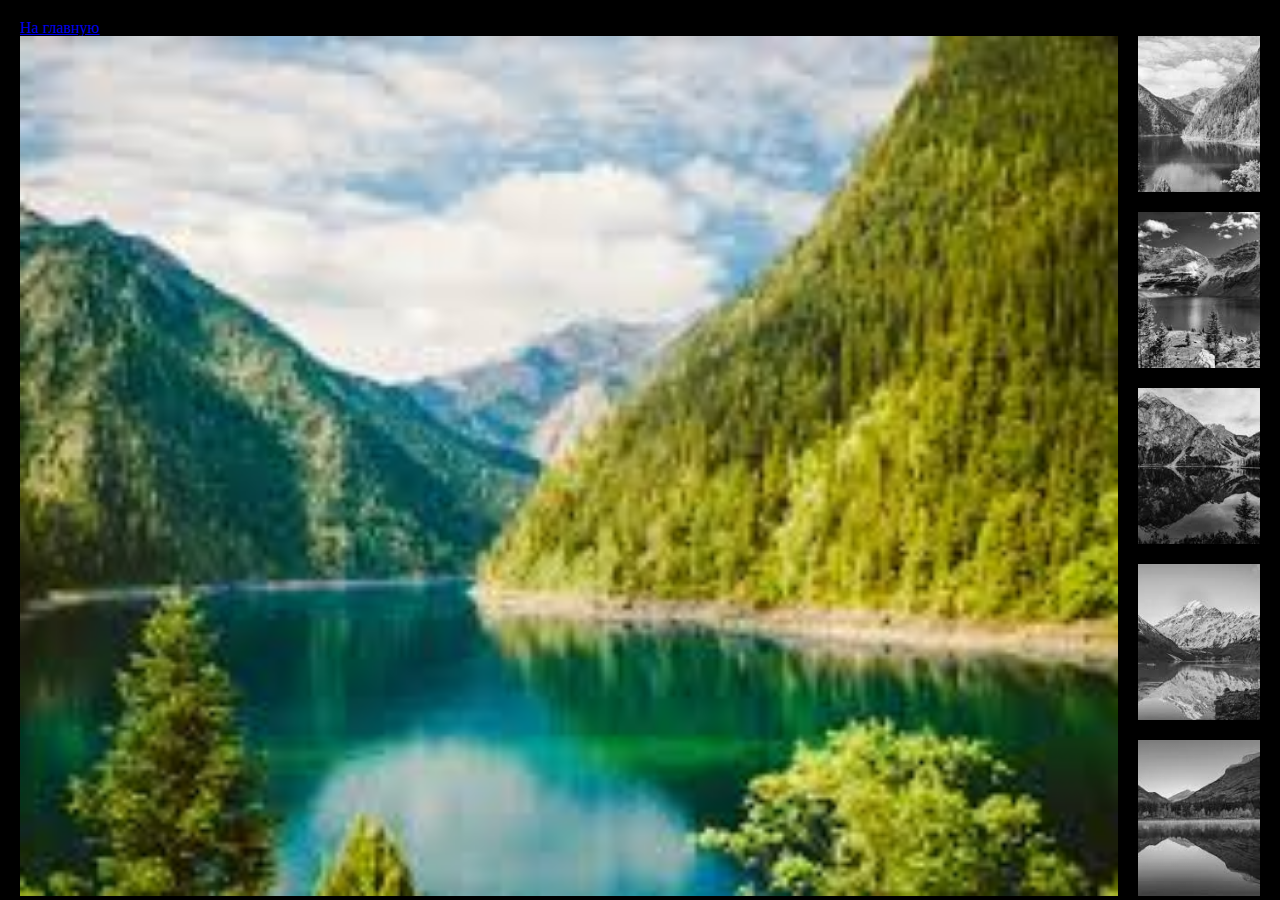
<file: task6.html>
<!DOCTYPE html>
<html lang="en">
<head>
    <meta charset="UTF-8">
    <meta name="viewport" content="width=device-width, initial-scale=1.0">
    <title>Document</title>
    <link rel="stylesheet" href="css/reset.css">
<link rel="stylesheet" href="css/task6.css">

</head>
<a class="back-to-main" href="index.html">На главную</a>
<body>
    <section class="gallery">
        <img id="big-image" src="images/1.jpg" alt="">
        <div class="images">
            <img id="img-1" src="images/1.jpg" alt="">
            <img id="img-2" src="images/2.jpg" alt="">
            <img id="img-3" src="images/3.jpg" alt="">
            <img id="img-4" src="images/4.jpg" alt="">
            <img id="img-5" src="images/5.jpg" alt="">
        </div>
    </section>






    <script src="script/task6.js"></script>
    
</body>
</html>
</file>
<file: Итоговая работа/css/styles.css>
/* Базовые стили */
:root {
    --primary-color: #00f7ff;
    --primary-color-hover: #1fc0ab;
    --secondary-color: #44a19d;
    --dark-color: #3d7886;
    --light-color: #a2bec7;
    --white-color: #FFFFFF;
    --text-color: #191936;
    --gray-color: #3a3e72e8;
    --shadow: 0 4px 6px rgba(27, 26, 26, 0.1);
    --transition: all 0.3s ease;
}

* {
    margin: 0;
    padding: 0;
    box-sizing: border-box;
}

body {
    font-family: 'Raleway', sans-serif;
    line-height: 1.6;
    color: var(--text-color);
    background-color: var(--light-color);
}

h1, h2, h3, h4 {
    font-family: 'Playfair Display', serif;
    font-weight: 700;
}

.container {
    width: 100%;
    max-width: 1200px;
    margin: 0 auto;
    padding: 0 20px;
}

img {
    max-width: 100%;
    height: auto;
}

a {
    text-decoration: none;
    color: inherit;
}

ul {
    list-style: none;
}

.btn {
    display: inline-block;
    padding: 12px 24px;
    border-radius: 4px;
    font-weight: 600;
    text-align: center;
    cursor: pointer;
    transition: var(--transition);
    border: none;
    font-size: 1rem;
}

.btn--primary {
    background-color: var(--primary-color);
    color: var(--white-color);
}

.btn--primary:hover {
    background-color: #1b7aa0;
    transform: translateY(-2px);
    box-shadow: var(--shadow);
}

.btn--outline {
    background-color: transparent;
    color: var(--white-color);
    border: 2px solid var(--white-color);
}

.btn--outline:hover {
    background-color: rgba(255, 255, 255, 0.1);
    transform: translateY(-2px);
}

.section-title {
    font-size: 2.5rem;
    margin-bottom: 2rem;
    text-align: center;
    color: var(--dark-color);
    position: relative;
    padding-bottom: 15px;
}

.section-title::after {
    content: '';
    position: absolute;
    bottom: 0;
    left: 50%;
    transform: translateX(-50%);
    width: 80px;
    height: 3px;
    background-color: var(--primary-color);
}


/* Шапка */
.header {
    background-color: var(--white-color);
    box-shadow: var(--shadow);
    position: fixed;
    width: 100%;
    top: 0;
    left: 0;
    z-index: 1000;
}

.header__inner {
    display: flex;
    justify-content: space-between;
    align-items: center;
    padding: 20px 0;
}

.logo {
    font-size: 1.8rem;
    font-weight: 700;
    color: var(--dark-color);
}

.logo span {
    color: var(--primary-color);
}

.nav__list {
    display: flex;
    gap: 30px;
}

.nav__link {
    font-weight: 600;
    position: relative;
    padding: 5px 0;
    transition: var(--transition);
}

.nav__link::after {
    content: '';
    position: absolute;
    bottom: 0;
    left: 0;
    width: 0;
    height: 2px;
    background-color: var(--primary-color);
    transition: var(--transition);
}

.nav__link:hover {
    color: var(--primary-color);
}

.nav__link:hover::after {
    width: 100%;
}

.menu-toggle {
    display: none;
    background: none;
    border: none;
    cursor: pointer;
    padding: 10px;
    z-index: 1001;
}

.menu-toggle__line {
    display: block;
    width: 25px;
    height: 2px;
    background-color: var(--dark-color);
    margin: 5px 0;
    transition: var(--transition);
}

/* Герой */
.hero {
    background: linear-gradient(rgba(42, 26, 31, 0.7), rgba(42, 26, 31, 0.7)), url('../images/img1.jpg') no-repeat center center/cover;
    height: 100vh;
    color: var(--white-color);
    display: flex;
    align-items: center;
    text-align: center;
    padding-top: 80px;
}

.hero__title {
    font-size: 3.5rem;
    margin-bottom: 20px;
    line-height: 1.2;
}

.hero__subtitle {
    font-size: 1.5rem;
    margin-bottom: 30px;
    max-width: 700px;
    margin-left: auto;
    margin-right: auto;
}

.hero__buttons {
    display: flex;
    gap: 20px;
    justify-content: center;
}

/* О нас */
.about {
    
    padding: 80px 0;
}

.about__inner {
    display: grid;
    grid-template-columns: 1fr 1fr;
    gap: 20px;
    align-items: center;

}

.about__image {
    border-radius: 8px;
    overflow: hidden;
    box-shadow: var(--shadow);
     
}

.about__image img {
    width: 100%;
    height: 100%;
    object-fit: cover;
    transition: var(--transition);
    transition: 0.5s;
    cursor: pointer;
}

.about__image:hover img {
    transform: scale(1.05);
}

.about__text {
    margin-bottom: 20px;
}

.about__features {
    margin-top: 30px;
}

.feature-item {
    display: flex;
    align-items: center;
    margin-bottom: 15px;
}

.feature-icon {
    margin-right: 15px;
    color: var(--primary-color);
    font-size: 1.2rem;
}

/* Меню */
.menu {
    padding: 80px 0;
    background-color: var(--white-color);
}

.menu__tabs {
    display: flex;
    justify-content: center;
    margin-bottom: 30px;
    gap: 10px;
}

.tab-btn {
    padding: 10px 20px;
    background: none;
    border: none;
    border-bottom: 2px solid transparent;
    font-family: 'Raleway', sans-serif;
    font-weight: 600;
    font-size: 1rem;
    cursor: pointer;
    transition: var(--transition);
    color: var(--gray-color);
}

.tab-btn.active {
    color: var(--primary-color);
    border-bottom-color: var(--primary-color);
}

.tab-btn:hover {
    color: var(--primary-color);
}

.menu__content {
    display: none;
}

.menu__content.active {
    display: block;
}

.menu__grid {
    display: grid;
    grid-template-columns: repeat(auto-fit, minmax(300px, 1fr));
    gap: 30px;
}

.menu-item {
    background-color: var(--light-color);
    padding: 25px;
    border-radius: 8px;
    transition: var(--transition);
}

.menu-item:hover {
    transform: translateY(-5px);
    box-shadow: var(--shadow);
}

.menu-item__header {
    display: flex;
    justify-content: space-between;
    margin-bottom: 10px;
}

.menu-item__title {
    font-size: 1.2rem;
    color: var(--primary-color);
}

.menu-item__price {
    font-weight: 700;
    color: var(--dark-color);
}

.menu-item__description {
    color: var(--gray-color);
    font-size: 0.9rem;
}

/* Отзывы */
.reviews {
    padding: 80px 0;
    background-color: var(--light-color);
}

.reviews__slider {
    display: grid;
    grid-template-columns: repeat(auto-fit, minmax(300px, 1fr));
    gap: 30px;
}

.review {
    background-color: var(--white-color);
    padding: 30px;
    border-radius: 8px;
    box-shadow: var(--shadow);
    transition: var(--transition);
}

.review:hover {
    transform: translateY(-5px);
}

.review__rating {
    color: #FFD700;
    margin-bottom: 15px;
}

.review__text {
    font-style: italic;
    margin-bottom: 20px;
    position: relative;
}

.review__text::before {
    content: '"';
    font-size: 3rem;
    color: var(--secondary-color);
    position: absolute;
    top: -20px;
    left: -10px;
    opacity: 0.3;
}

.review__author {
    display: flex;
    align-items: center;
}

.review__photo {
    width: 50px;
    height: 50px;
    border-radius: 50%;
    object-fit: cover;
    margin-right: 15px;
}

.review__name {
    font-weight: 600;
}

/* Контакты */
.contacts {
    padding: 80px 0;
}

.contacts__inner {
    display: grid;
    grid-template-columns: 1fr 1fr;
    gap: 40px;
}

.contact-item {
    display: flex;
    align-items: center;
    margin-bottom: 20px;
}

.contact-icon {
    margin-right: 15px;
    color: var(--primary-color);
    font-size: 1.2rem;
    width: 20px;
    text-align: center;
}

.contacts__map {
    height: 400px;
    border-radius: 8px;
    overflow: hidden;
    box-shadow: var(--shadow);
}

.social-links {
    display: flex;
    gap: 15px;
    margin-top: 30px;
}

.social-link {
    display: flex;
    align-items: center;
    justify-content: center;
    width: 40px;
    height: 40px;
    border-radius: 50%;
    background-color: var(--light-color);
    color: var(--primary-color);
    transition: var(--transition);
}

.social-link:hover {
    background-color: var(--primary-color);
    color: var(--white-color);
    transform: translateY(-3px);
}

/* Подвал */
.footer {
    background-color: var(--dark-color);
    color: var(--white-color);
    padding: 60px 0 20px;
}

.footer__inner {
    display: grid;
    grid-template-columns: repeat(auto-fit, minmax(250px, 1fr));
    gap: 40px;
    margin-bottom: 40px;
}

.footer__logo .logo {
    color: var(--white-color);
}

.footer__logo .logo span {
    color: var(--secondary-color);
}

.footer__text {
    margin-top: 20px;
    opacity: 0.8;
    line-height: 1.6;
}

.footer__title {
    font-size: 1.3rem;
    margin-bottom: 20px;
    font-family: 'Playfair Display', serif;
}

.footer__list {
    display: flex;
    flex-direction: column;
    gap: 10px;
}

.footer__link {
    opacity: 0.8;
    transition: var(--transition);
}

.footer__link:hover {
    opacity: 1;
    color: var(--secondary-color);
}

.subscribe-form {
    display: flex;
    margin-top: 20px;
}

.subscribe-input {
    flex: 1;
    padding: 12px;
    border: none;
    border-radius: 4px 0 0 4px;
    font-family: 'Raleway', sans-serif;
}

.subscribe-input:focus {
    outline: none;
    box-shadow: 0 0 0 2px var(--secondary-color);
}

.subscribe-btn {
    background-color: var(--primary-color);
    color: var(--white-color);
    border: none;
    border-radius: 0 4px 4px 0;
    padding: 0 15px;
    cursor: pointer;
    transition: var(--transition);
}

.subscribe-btn:hover {
    background-color: var(--secondary-color);
}

.footer__bottom {
    padding-top: 20px;
    border-top: 1px solid rgba(255, 255, 255, 0.1);
    text-align: center;
}

.footer__copyright {
    opacity: 0.7;
    font-size: 0.9rem;
}

/* Адаптивность */
@media (max-width: 992px) {
    .section-title {
        font-size: 2rem;
    }
    
    .hero__title {
        font-size: 2.8rem;
    }
    
    .hero__subtitle {
        font-size: 1.3rem;
    }
    
    .about__inner {
        grid-template-columns: 1fr;
    }
    
    .about__image {
        order: -1;
    }
}

@media (max-width: 768px) {
    .nav {
        position: fixed;
        top: 80px;
        left: -100%;
        width: 80%;
        height: calc(100vh - 80px);
        background-color: var(--white-color);
        box-shadow: var(--shadow);
        transition: var(--transition);
        z-index: 999;
        flex-direction: column;
        padding: 30px;
    }
    
    .nav.active {
        left: 0;
    }
    
    .nav__list {
        flex-direction: column;
        gap: 20px;
    }
    
    .menu-toggle {
        display: block;
    }
    
    .menu-toggle.active .menu-toggle__line:nth-child(1) {
        transform: rotate(45deg) translate(5px, 5px);
    }
    
    .menu-toggle.active .menu-toggle__line:nth-child(2) {
        opacity: 0;
    }
    
    .menu-toggle.active .menu-toggle__line:nth-child(3) {
        transform: rotate(-45deg) translate(7px, -6px);
    }
    
    .hero {
        height: auto;
        padding: 120px 0 80px;
    }
    
    .hero__buttons {
        flex-direction: column;
        gap: 15px;
    }
    
    .contacts__inner {
        grid-template-columns: 1fr;
    }
    
    .contacts__map {
        height: 300px;
    }
}

@media (max-width: 576px) {
    .section-title {
        font-size: 1.8rem;
    }
    
    .hero__title {
        font-size: 2.2rem;
    }
    
    .hero__subtitle {
        font-size: 1.1rem;
    }
    
    .menu__tabs {
        flex-direction: column;
    }
}
</file>
<file: task2.css>
*{
font-family: Arial;
margin: 0;
padding: 0;
box-sizing: border-box;
}

.back-to-main{
    display: block;
    margin: 20px;
    width: max-content;
}

body{
    background: #f5f5f5;
}

.card{
    max-width: 500px;
    width: 100%;
    background: white;
    margin: 20px auto;
    padding: 20px;
    border-radius: 15px;
    box-shadow: 0px 5px 15px rgb(0, 0, 0? 1);
    transition: 0.3s;
}


.card:hover{
    transform: scale(1.02);
}

.card .favorite{
    text-align: right;
}

.card .favorite a{
    text-decoration: none;
}

.card img{
    width: 100%;
}


.card h3{
    margin: 16px 0px;
    font-size: 20px;
}

.card .info{
    line-height: 1.2;
    margin: 16px 0px;
}

.card .price{
    color: #2c3e50;
    font-weight: bold;
    font-size: 24px;
}

.card .old-price{
    color: #e74c3c;
    text-decoration: line-through;
    font-size: 16px;
}

.card button{
    background: linear-gradient(to right, #3498db,#2ecc71 );
    color: white;
    border: none;
    padding: 10px 20px;
    border-radius: 5px;
    cursor: pointer;
}

.card button:hover{
    filter: brightness(0.8);
}
</file>
<file: css/task3.css>
@import url('https://fonts.googleapis.com/css2?family=Inter:ital,opsz,wght@0,14..32,100..900;1,14..32,100..900&display=swap');

*{
    box-sizing: border-box;
}

body{
    font-family: "Inter", sans-serif;
    max-width: 1440px;
    margin: 0 auto;
    padding: 56px 80px;
}

header{
    display: flex;
    justify-content: space-between;
    align-items: center;
}

.logo, header nav a, .hero-product-about, .hero-product-additional-details, .product-cards figcaption{
    color: black;
    text-decoration: none;
    font-weight: 500;
    font-size: 20px;
    line-height: 150%;
}

header nav{
    display: flex;
    gap: 48px;
    align-items: center;
}

header button, .hero-product-description button{
    background: black;
    color: white;
    width: 99px;
    height: 52px;
    border-radius: 8px;
    border: none;
    cursor: pointer;
    font-size: 16px;
    font-weight: 500;
}

.hero-product{
    margin: 56px 0px 80px;
    display: flex;
    justify-content: space-between;

}
.hero-product-description{
    display: flex;
    flex-direction: column;
    gap: 24px;
    max-width: 515px;

}


h1{
    font-size: 40px;
    font-weight: 600;
    line-height: 110%;
}

.hero-product-description h2, .hero-product-price, .products h2, .footer-info h2{
    font-size: 24px;
    line-height: 150%;
}

.hero-product-description h2, .hero-product-about, .hero-product-additional-details, .product-card-about {
    color: #828282;
}

.hero-product-description button{
    width: unset;
}

.hero-product-additional-details{
    font-size: 16px;
}

.product-cards{
    margin: 24px 0px 120px;
    display: flex;
    gap: 32px;
}

.product-card{
    flex: auto;
}

.product-cards figcaption{
    margin: 24px;
}

footer{
    display: flex;
    justify-content: space-between;
    border-top: 1px solid #E6E6E6;
    padding: 48px;
}

.footer-links{
    display: flex;
    gap: 32px;
}

.footer-links-list{
    display: flex;
    flex-direction: column;
    gap: 24px;
    width: 187px;
}

.footer-links-list a, .footer-links h3{
    font-weight: 500;
    line-height: 150%;
    color: #454545;
    text-decoration: none;
}

.footer-links h3{
    color: black;
}

.footer-info{
    display: flex;
    justify-content: space-between;
    flex-direction: column;
}

.social-media{
    display: flex;
    align-items: center;
    gap: 24px;
}

.social-media img:hover{
    filter: brightness(50%);
}
</file>
<file: css/task4.css>
@import url('https://fonts.googleapis.com/css2?family=Inter:ital,opsz,wght@0,14..32,100..900;1,14..32,100..900&family=Lora:ital,wght@0,400..700;1,400..700&display=swap');

*{
    box-sizing: border-box;
}
body{
    font-family: "inter", sans-serif;
}
a{
    text-decoration: none;
}
header{
    max-width: 1500px;
    margin: 0 auto;
    padding: 60px 100px 40px;
    display: flex;
    align-items: center;
    justify-content: space-between;
}

.logo{
    font-size: 32px;
    text-transform: uppercase;
    font-weight: 900;
    color: #076bb2;
}

nav{
    display: flex;
    align-content: center;
    gap: 35px;
}
nav a{
    color: black;
    font-size: 20px;
}

button{
    background: #076bb2;
    color: white;
    border: none;
    text-transform: uppercase;
    padding: 10px 80px;
    font-size: 20px;
    cursor: pointer;
}

.lang{
    display: flex;
    align-items: center;
    gap: 3px;
}
.burger-btn{
    background: transparent;
    padding: 0;
    display: none;
}

.hero{
    height: 981px;
    background: url(../images/hero.png);
    background-size: cover;
    display: flex;
    align-items: end;
    justify-content: center;
    padding-bottom: 140px;
}

.hero-choose{
    padding: 24px 20px;
    width: 235px;
    height: 100px;
    color: white;
    display: flex;
    flex-direction: column;
    justify-content: center;
}

.hero-choose:nth-child(1){
    background: #7B7B7B;
}

.hero-choose:nth-child(2){
    background: #504F4F;
}
.hero-choose:nth-child(3){
    background: #303030;
}

.hero-choose h4{
    line-height: 160%;
}
.hero-choose select{
    background: transparent;
    border: none;
    color: white;
    font-size: 20px;
    font-weight: 600;
}
.hero button{
    height: 100px;
    padding: 20px;
}

.about-us{
    margin: 100px auto;
    max-width: 1080px;
    padding: 0px 30px;
    line-height: 150%;
    text-align: center;
}


h2{
    font-size: 64px;
    color: #888;
    font-family: "Lora", serif;
    font-weight: 700;
    line-height: 150%;
    text-align: center;
}


.our-events{
    text-align: center;
    padding: 30px;
}

.about-us p{
    margin: 30px 0px;
}

.cards{
    display: grid;
    grid-template-columns: repeat(3, 1fr);
    max-width: 1300px;
    margin: 25px auto;
    gap: 20px;
}

.card{
    position: relative;
}

.card-date{
    position: absolute;
    top: 0;
    left: 0;
    background: white;
    width: 130px;
    height: 130px;
    display: flex;
    align-items: center;
    justify-content: center;
    flex-direction: column;
    font-size: 20px;
}

.card-date-day{
    font-size: 40px;
}


.card img{
    width: 100%;
    height: 360px;
    object-fit: cover;
}

.card-body{
    padding: 40px;
    text-align: center;
    display: flex;
    gap: 10px;
    text-transform: uppercase;
}

.card-body h4{
    font-size: 20px;
    font-weight: 500;
    text-transform: none;
}

.contact-us{
    max-width: 940px;
    margin: 100px auto;
    padding: 30px;
}

.contact-form{
    display: flex;
    flex-direction: column;
    gap: 60px;

}

.contact-form-fields{
    display: grid;
    grid-template-columns: repeat(2, 1fr);
    gap: 60px;
    margin-top: 100px;
}

.contact-form-fields input{
    border: none;
    border-bottom: 1px solid black;
    padding: 10px 0px;
    outline: none;
}

.contact-form textarea{
    resize: none;
    height: 100px;
    border: 1px solid black;
    outline: none;
}

.contact-form button{
    width: 235px;
    display: block;
    margin: 0 auto;
}

footer{
    background: #033C65;
    padding: 60px;
}

.footer-body{
    max-width: 1160px;
    margin: 0 auto;
}

.footer-body h3{
    color: white;
    font-size: 64px;
    text-align: center;
    text-transform: uppercase;
    font-weight: 900;
}

.footer-body-links{
    display: flex;
    justify-content: space-between;
    padding: 65px 0px 30px;
    
}
 .footer-body-links ul{
    display: flex;
    flex-direction: column;
    gap: 15px;
    color: white;
 }

 .footer-body-links a{
    font-weight: 100;
    color: white;

 }
.footer-body-links h4{
    margin-bottom: 15px;
    font-family: "Lora", serif;
    font-weight: 700;
    font-size: 24px;
}

.footer-social-media{
    display: flex;
    align-items: center;
    gap: 15px;
    margin: 20px 0px;
}

.footer-policy{
    display: flex;
    align-items: center;
    gap: 15px;
    border-top: 2px solid white;
    padding: 15px 0px 32px;
}

.footer-policy a{
    color: white;
    font-weight: 100;
}

.rights{
    font-weight: 100;
    opacity: 0.5;
    color: white;
}




@media screen and (max-width: 992px){
    .burger-btn{
        display: block;
    }
    nav{
        display: none;
    }
    .cards{
        grid-template-columns: repeat(1, 1fr);
    }

    .card img{
        height: 60vw;
    }
}


 @media screen and(max-width: 768px){
    .hero{
        flex-direction: column;
        align-items: center;
        justify-content: end;
    }
    .hero button, .hero-choose{
        width: max(70%, 300px);
    }
    .contact-form-fields{
    grid-template-columns: repeat(1, 1fr);
    gap: 30px;
    margin-top: 40px;
}
.contact-form{
    gap: 30px;
}

 }

@media screen and(max-width:550px) {
    .footer-body-links, .footer-policy, .footer-social-media, .rights{
        display: none;
    }
    .footer-body h3{
        font-size: 32px;
    }
    
}




@media screen and(max-width:450px){
    header{
        padding: 30px;
    }
    .logo{
        font-size: 20px;
    }

    h2{
        font-size: 20px;
    }

    .about-us p{
        font-size: 14px;
        margin: 14px 0px;
        color: #303030;
    }

    .card-date{
        width: 70px;
        height: 70px;
        font-size: 16px;
    }

    .card-date-day{
        font-size: 20px;

    }
}
</file>
<file: css/task6.css>
*{
    box-sizing: border-box;
}

body{
    background: black;
    padding: 20px;
    height: 100vh;
}

.gallery{
    width: 100%;
    height: 100%;
    display: grid;
    grid-template-columns: 9fr 1fr;
    gap: 20px;

}

.gallery img{
    width: 100%;
    height: 100%;
    object-fit: cover;
}

.images{
    display: flex;
    flex-direction: column;
    gap: 20px;
}

.images img{
    filter: grayscale(1);
    transition: 0.5s;
    cursor: pointer;
}

.images img:hover{
    filter: grayscale(0);
}
</file>
